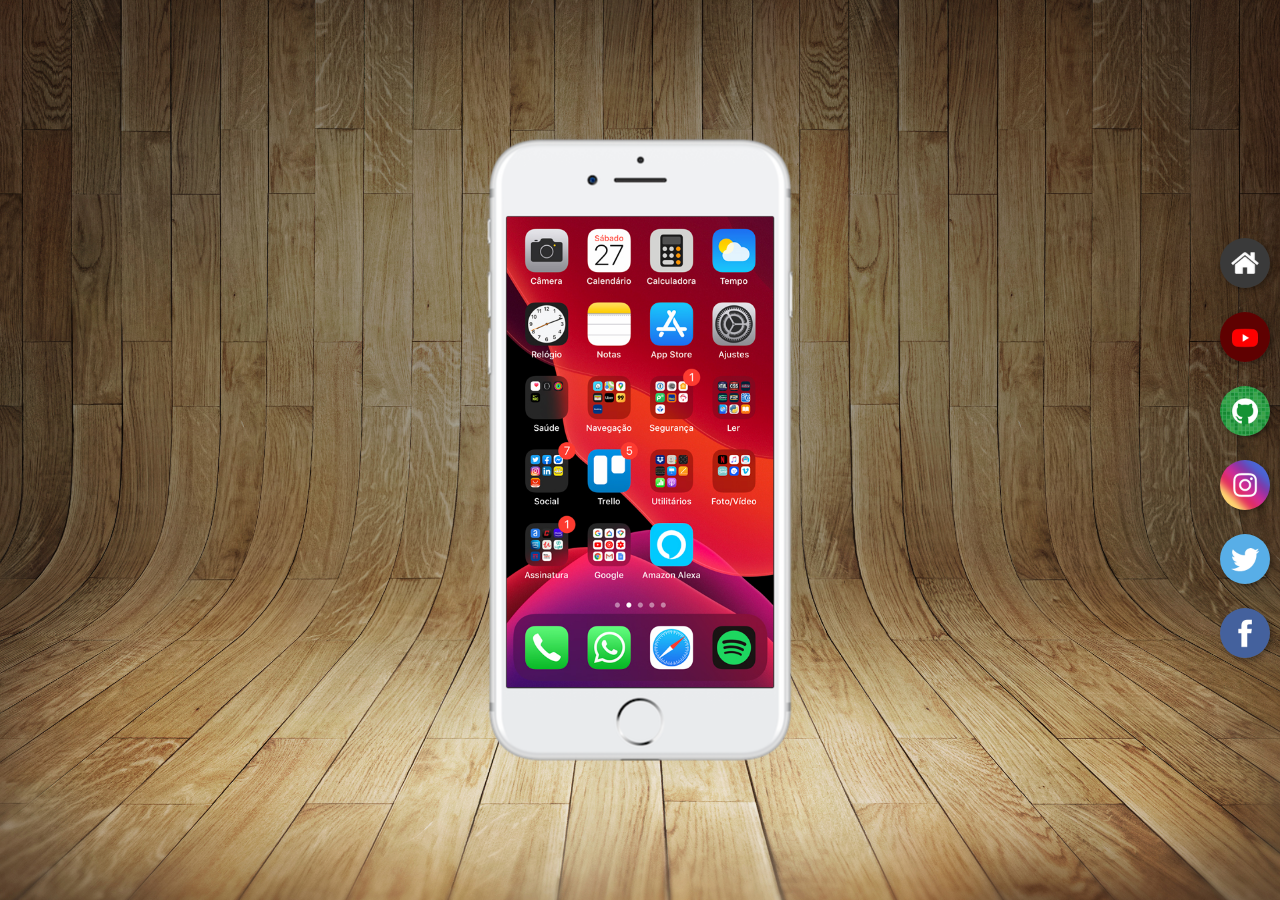
<file: index.html>
<!DOCTYPE html>
<html lang="pt">
<head>
    <meta charset="UTF-8">
    <meta name="viewport" content="width=device-width, initial-scale=1.0">
    <title>Projeto Redes Sociais</title>
    <link rel="shortcut icon" href="favicon.ico" type="image/x-icon">
    <link rel="stylesheet" href="styles/style.css">
</head>
<body>
    <main>
        <section id="telefone">
            <iframe src="home.html" name="tela" id="tela" frameborder="0">
                Nao é possivel visualizar, o seu browser nao é compativel.
            </iframe>
        </section>
        <section id="redes-sociais">
            <a href="home.html" target="tela"><img src="imagens/logo-home.jpg" alt="Home"></a><br>
            <a href="youtube.html" target="tela"><img src="imagens/logo-youtube.jpg" alt="Youtube"></a><br>
            <a href="github.html" target="tela"><img src="imagens/logo-github.jpg" alt="GitHub"></a><br>
            <a href="instagram.html" target="tela"><img src="imagens/logo-instagram.jpg" alt="Instagram"></a><br>
            <a href="twitter.html" target="tela"><img src="imagens/logo-twitter.jpg" alt="Twitter"></a><br>
            <a href="facebook.html" target="tela"><img src="imagens/logo-facebook.jpg" alt="Facebook"></a>
        </section>
    </main>

</body>
</html>
</file>
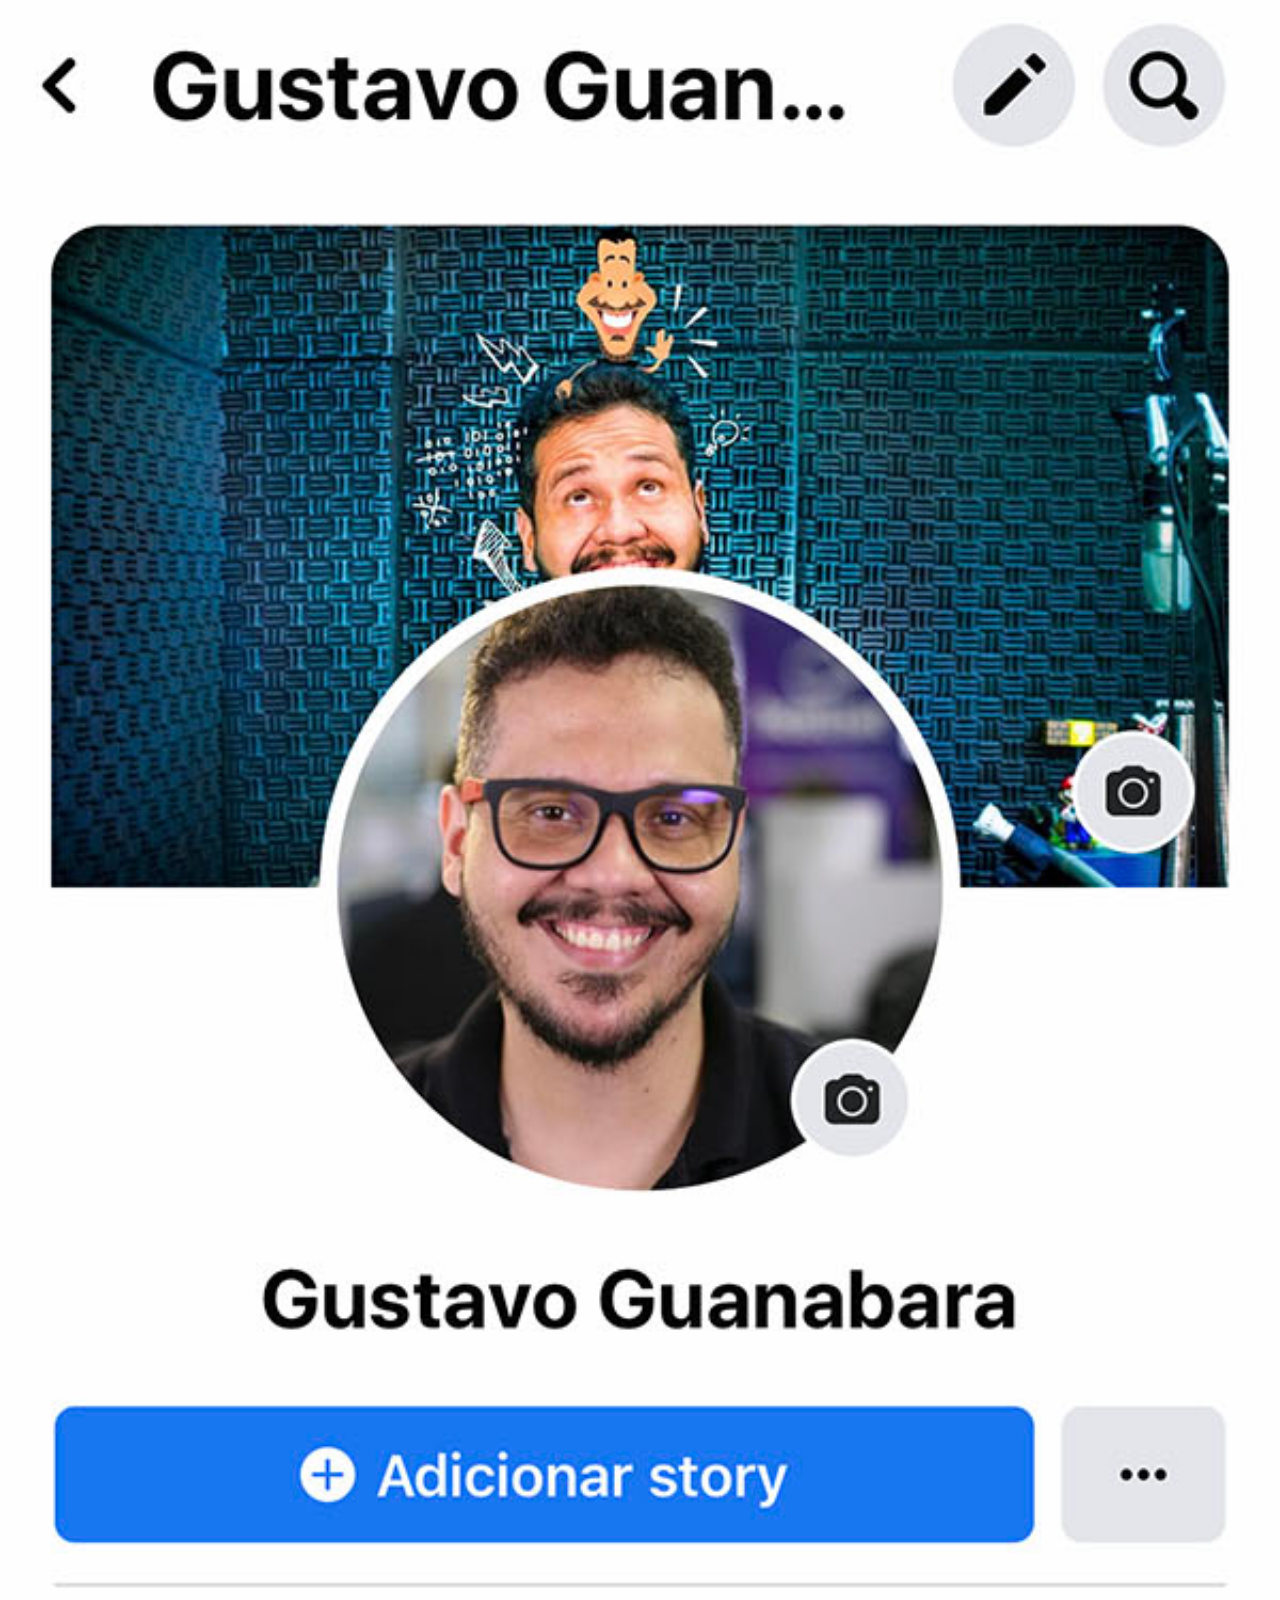
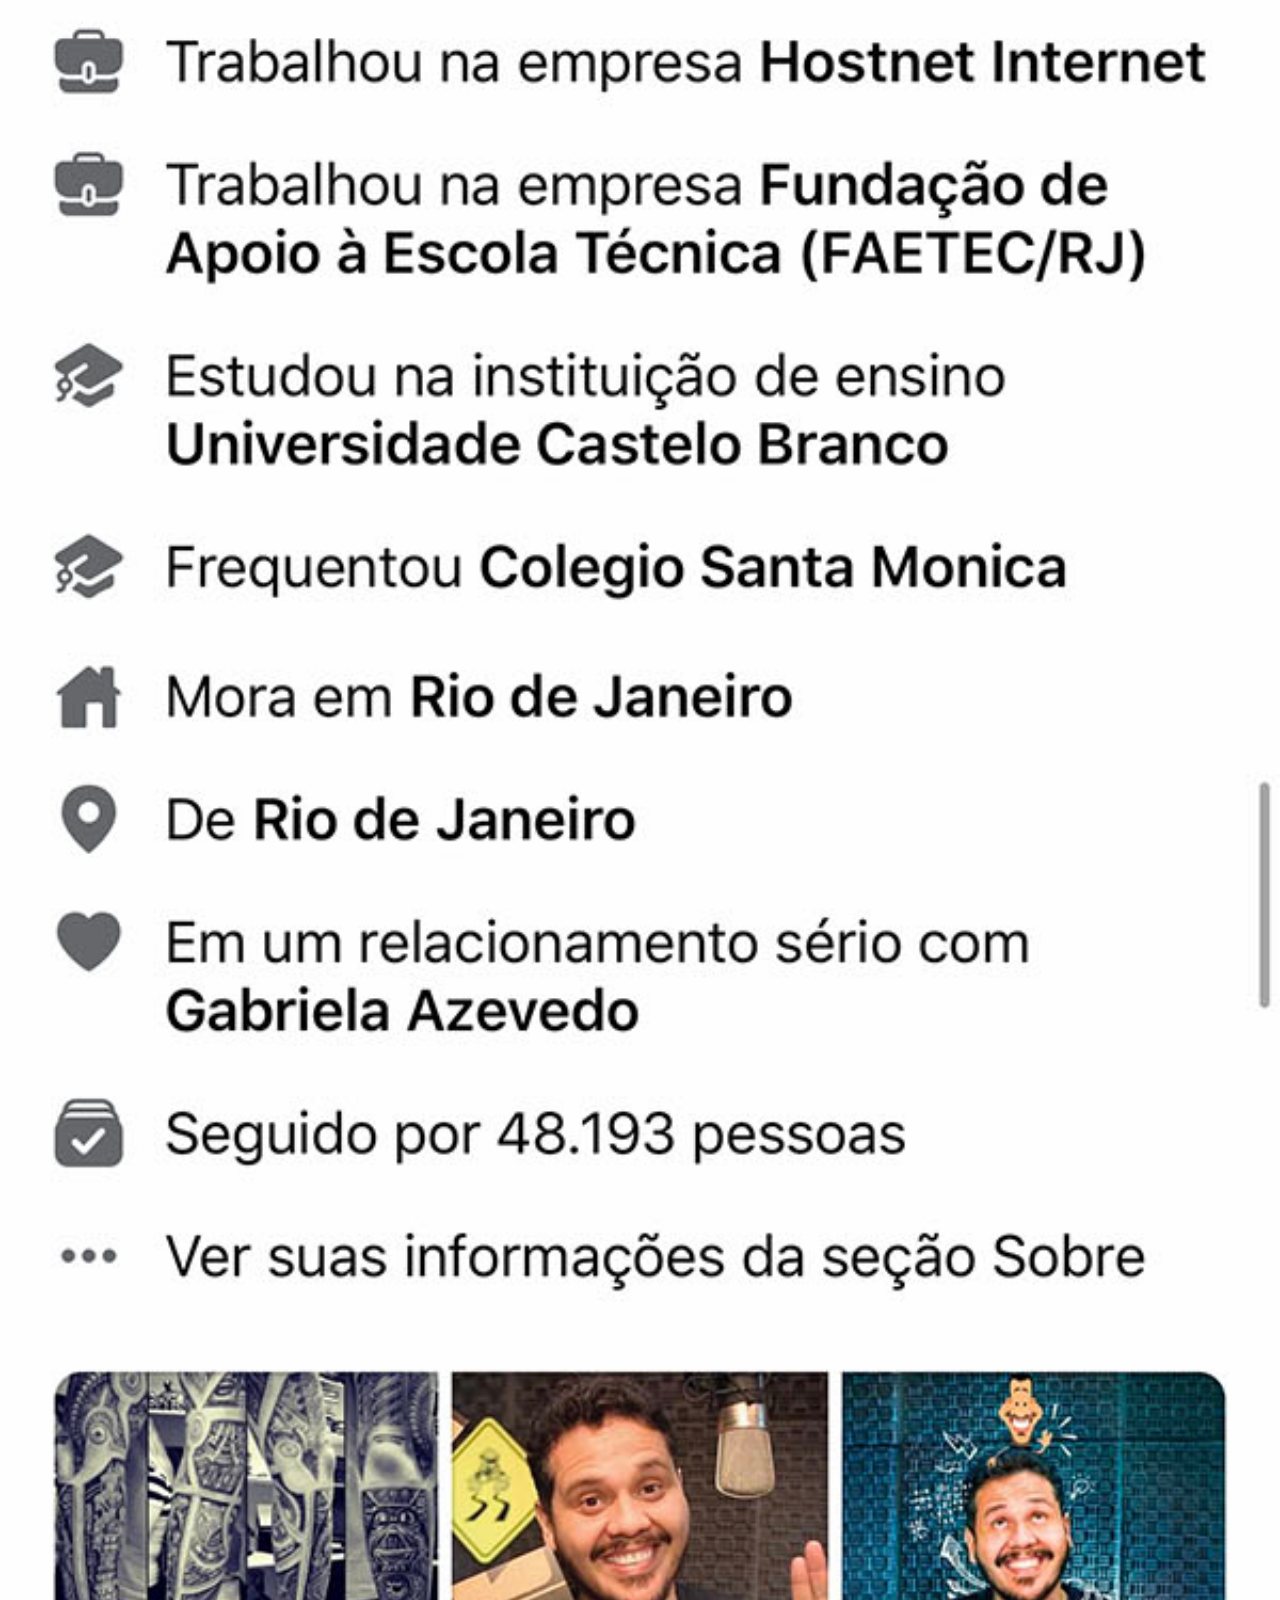
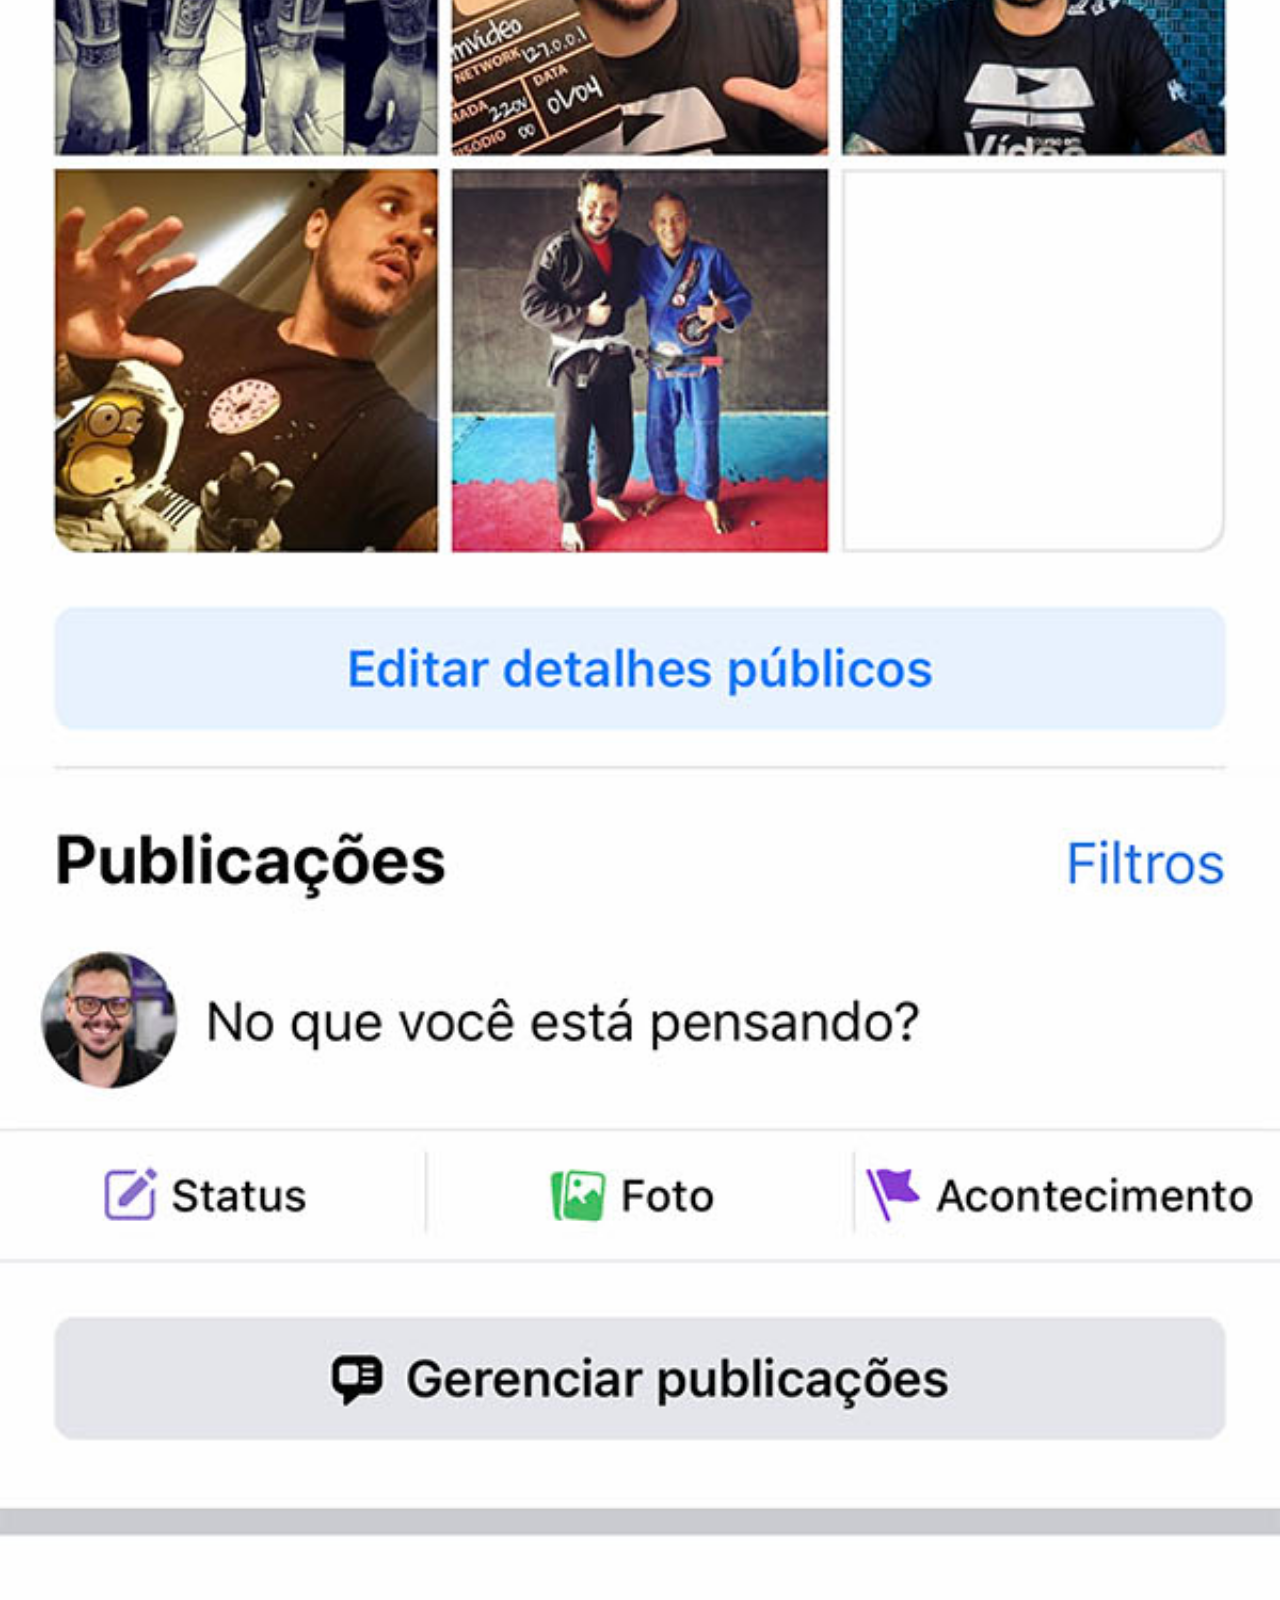
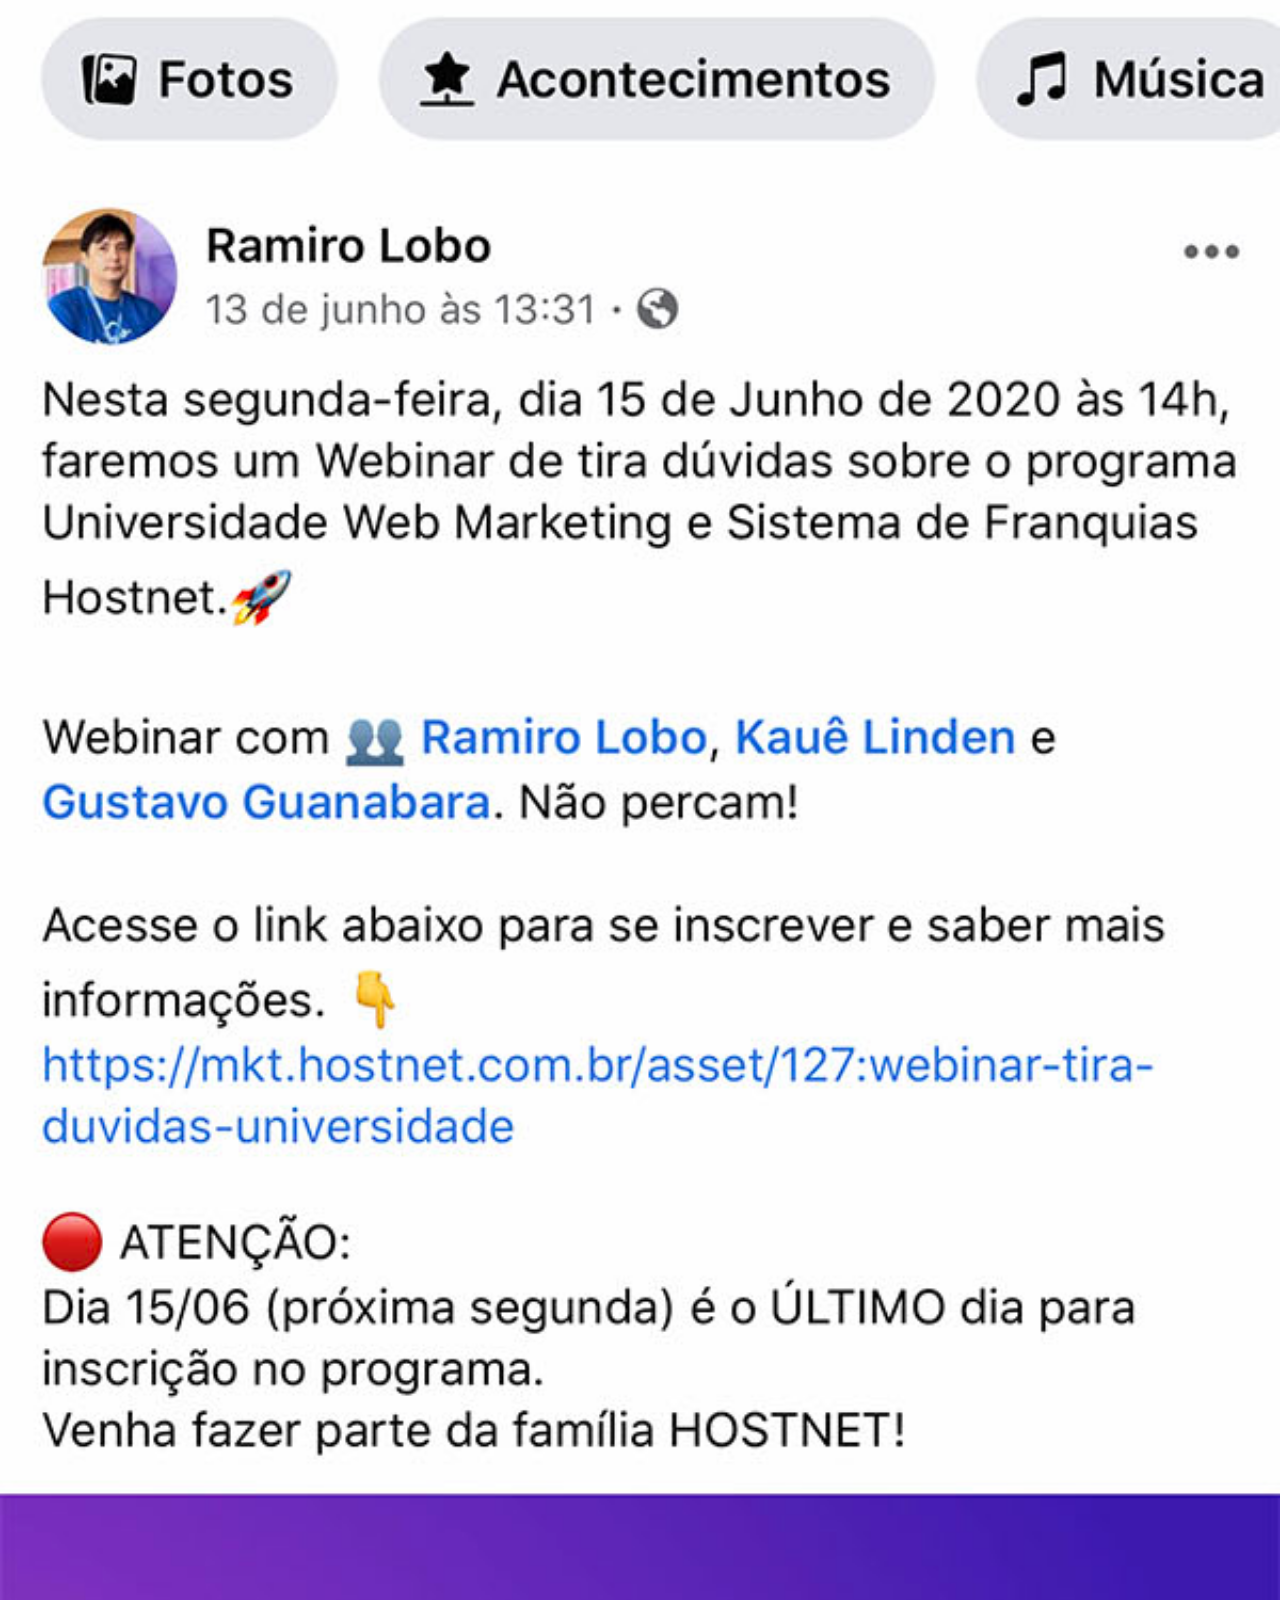
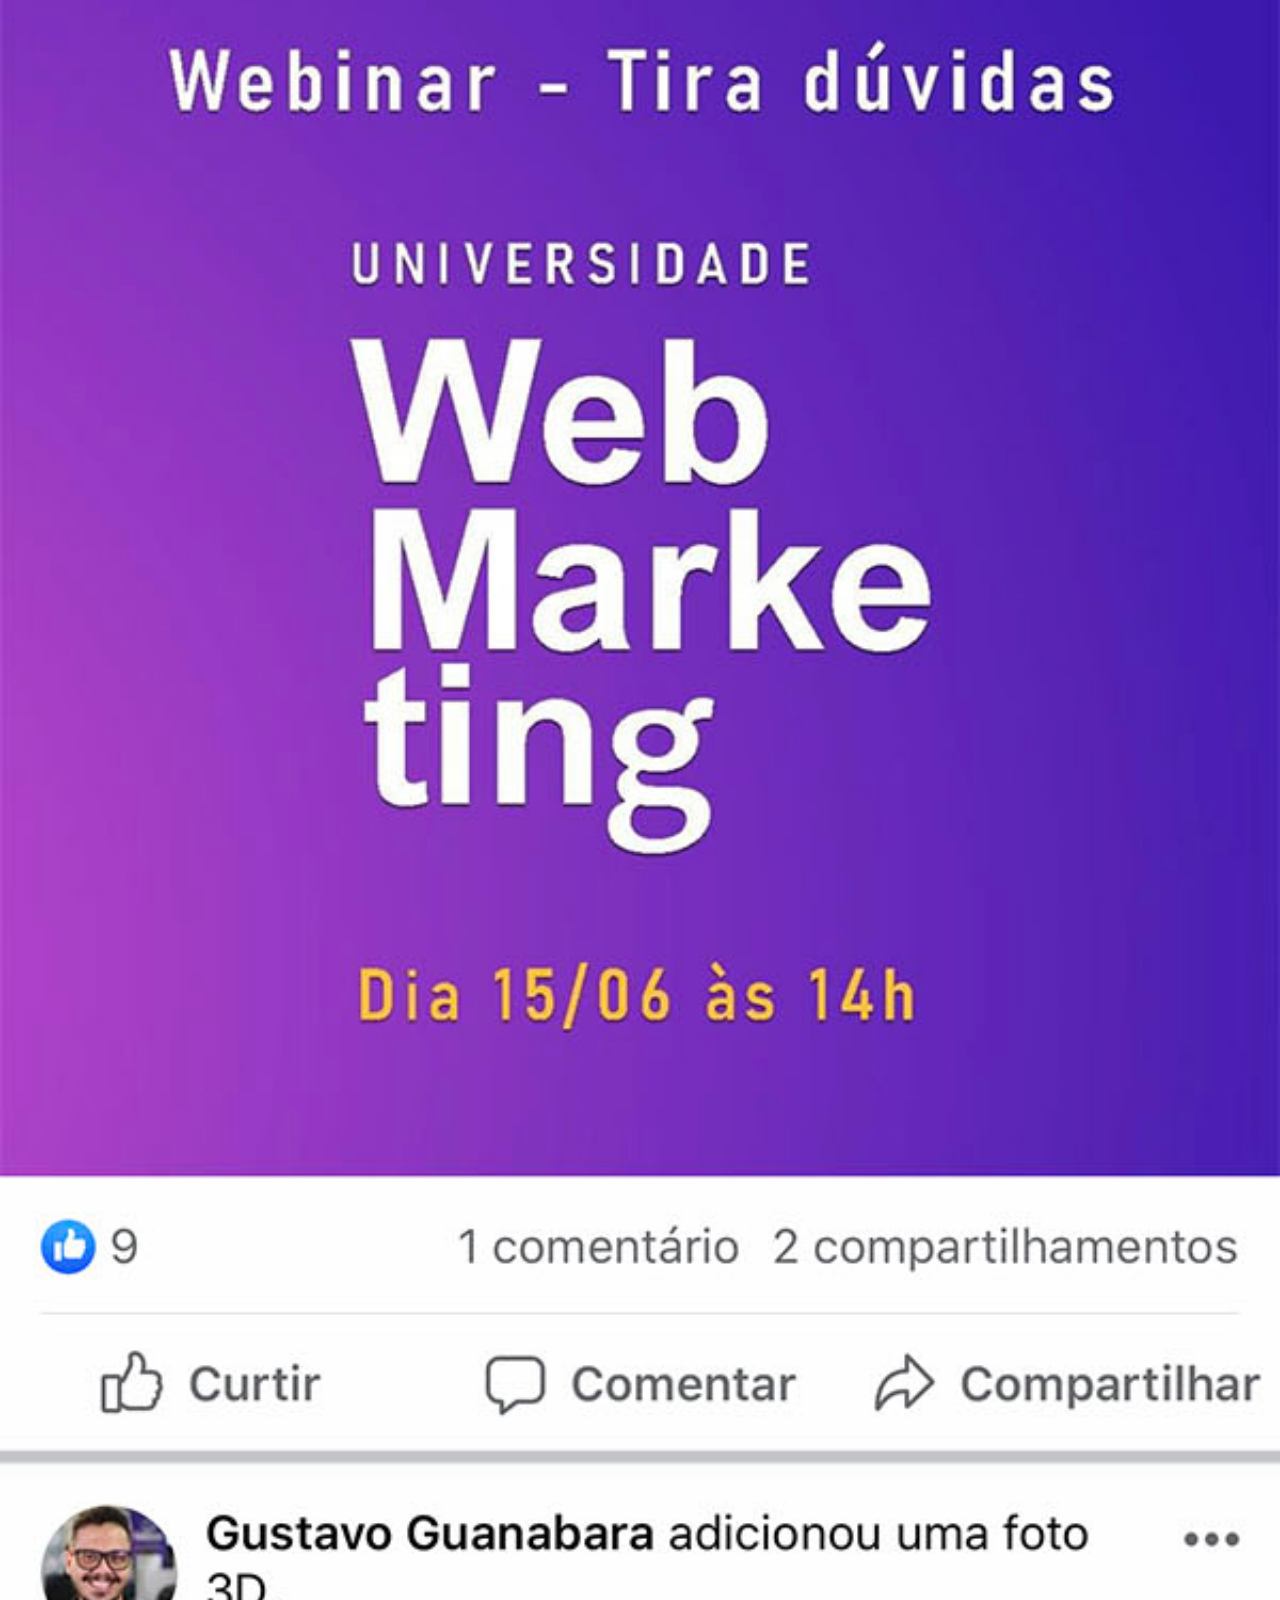
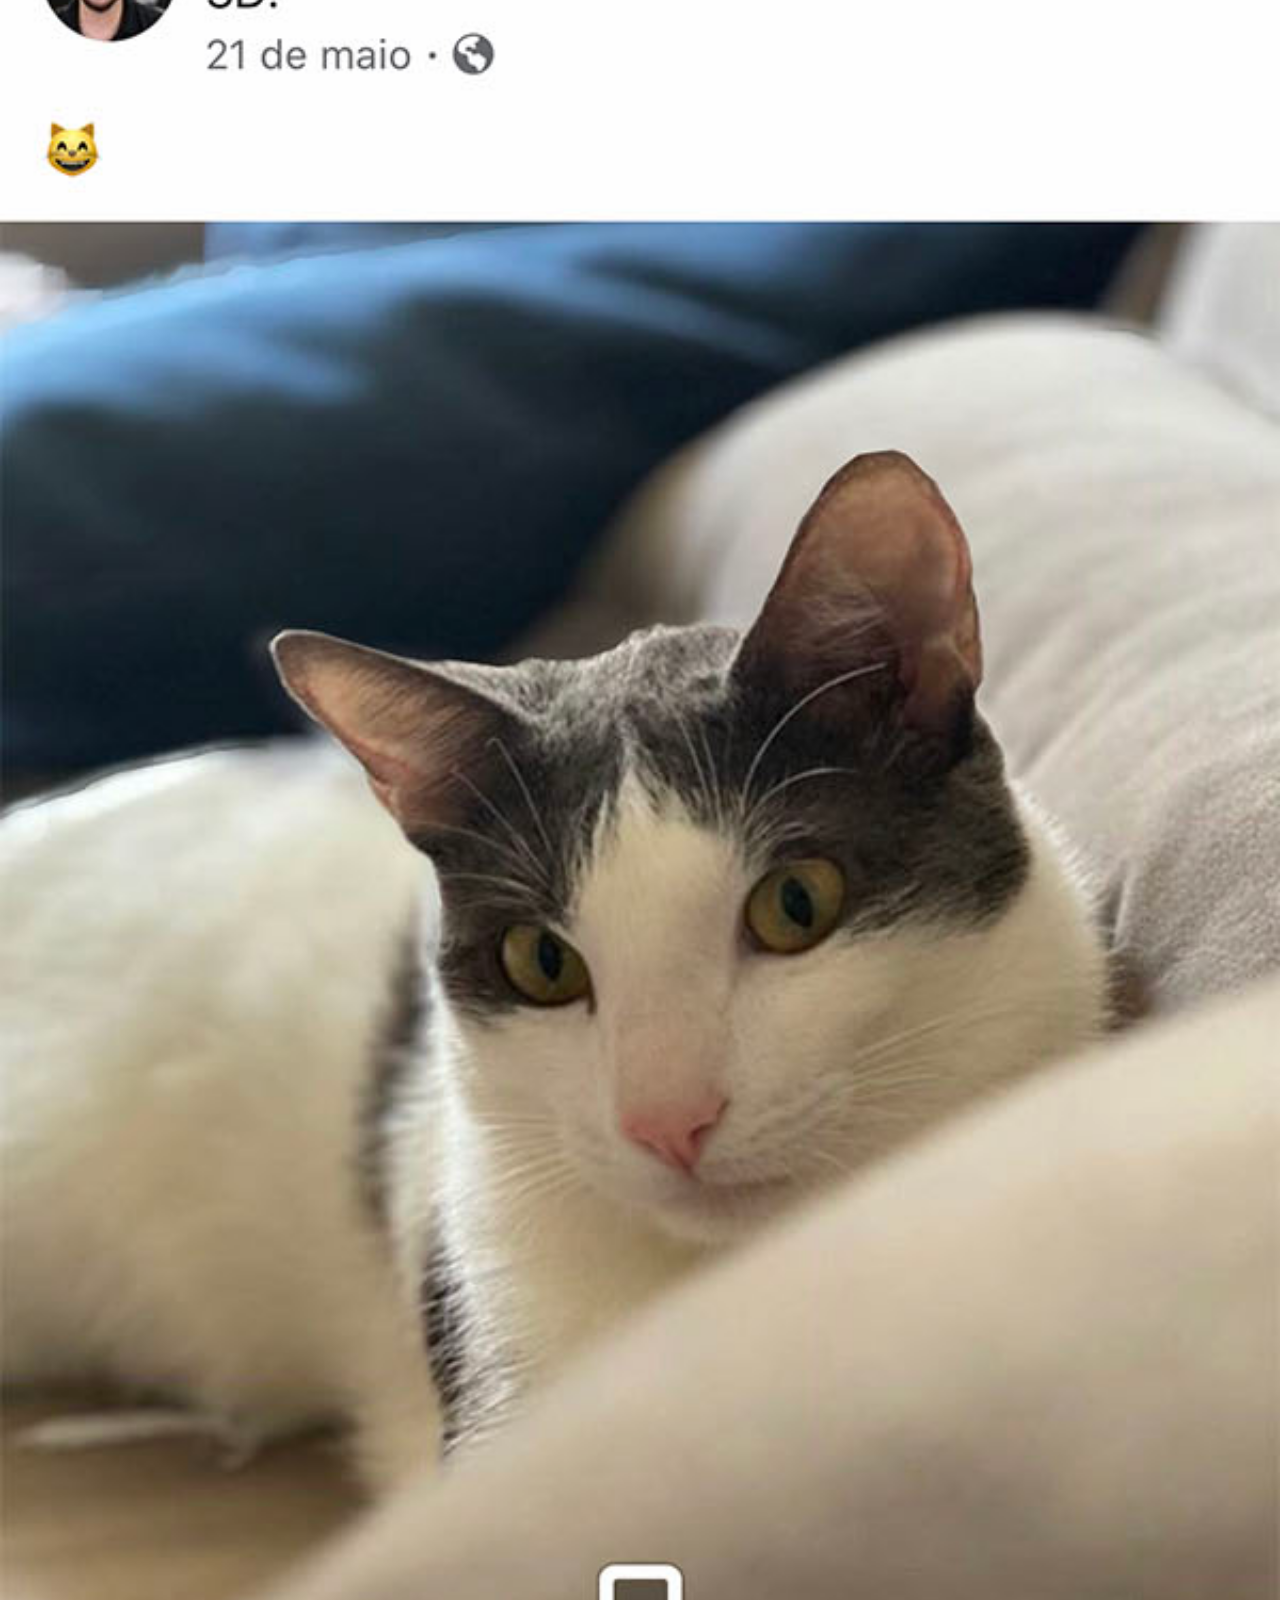
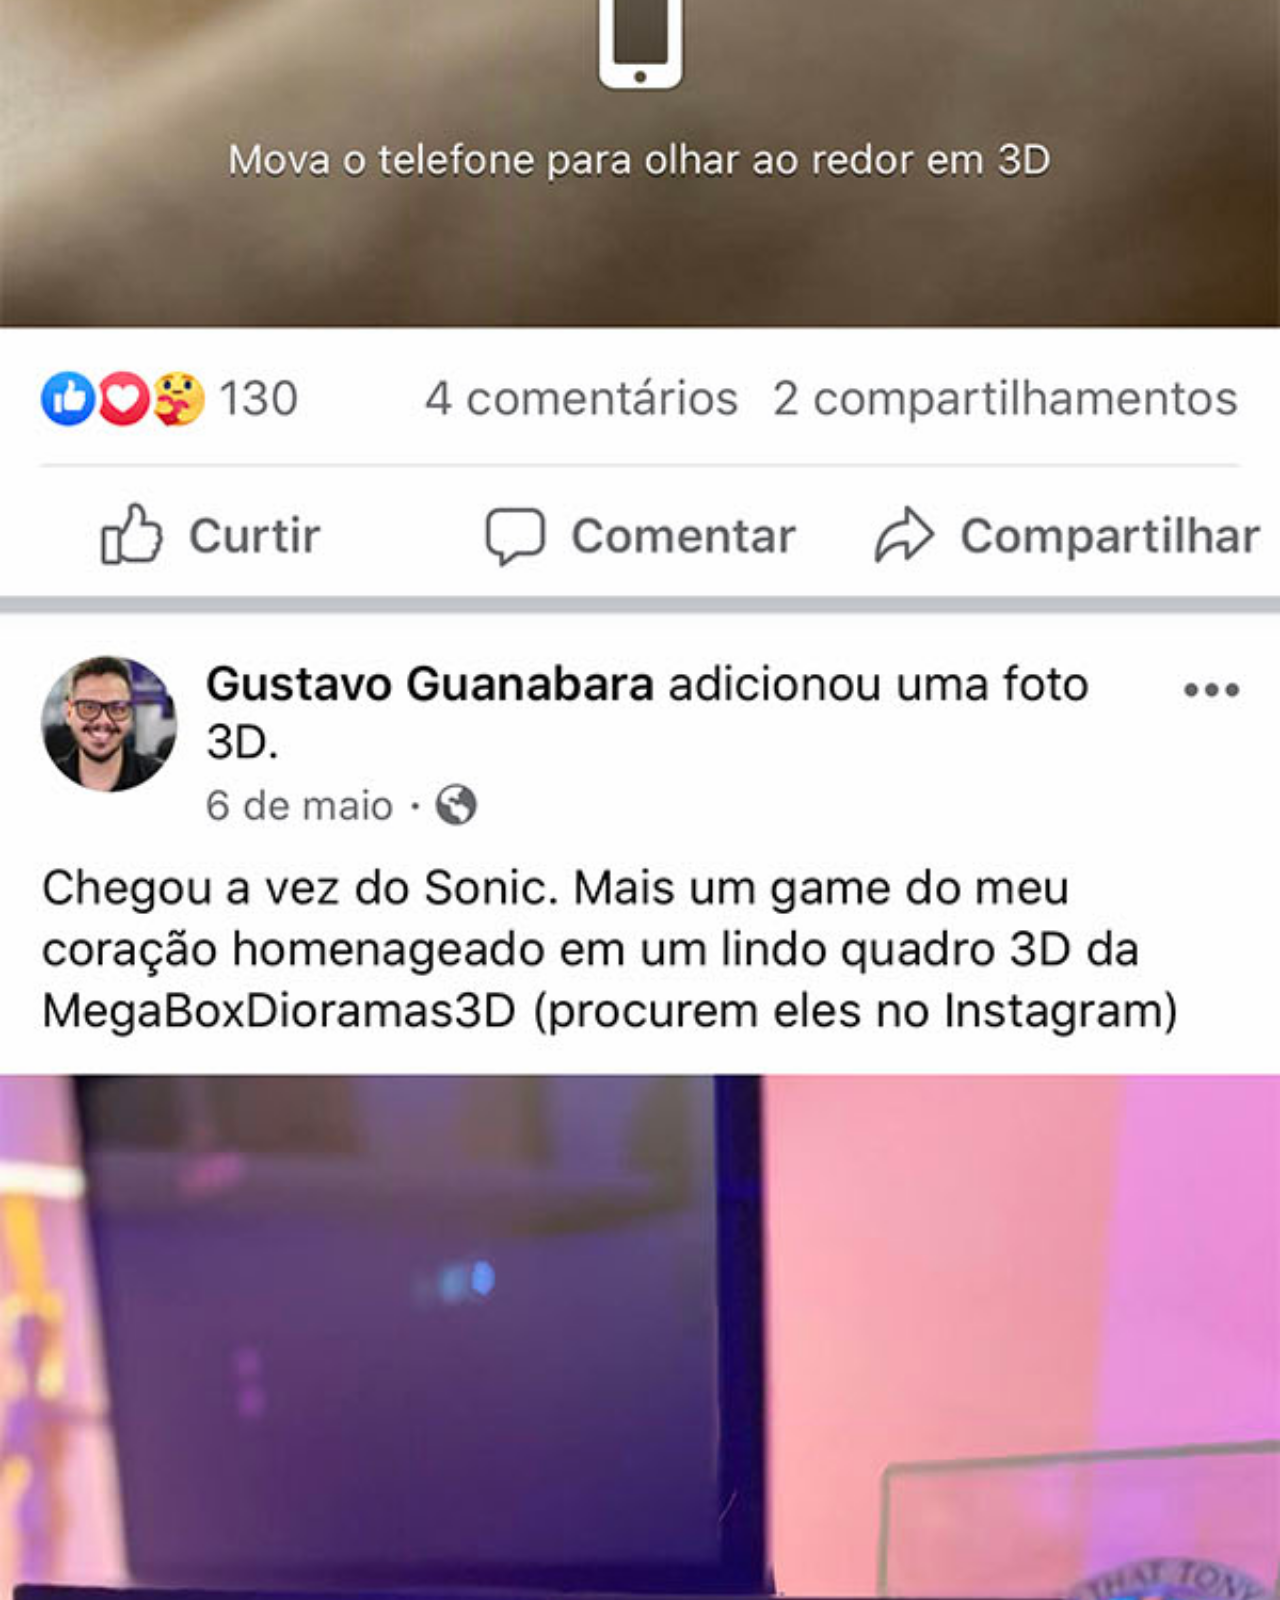
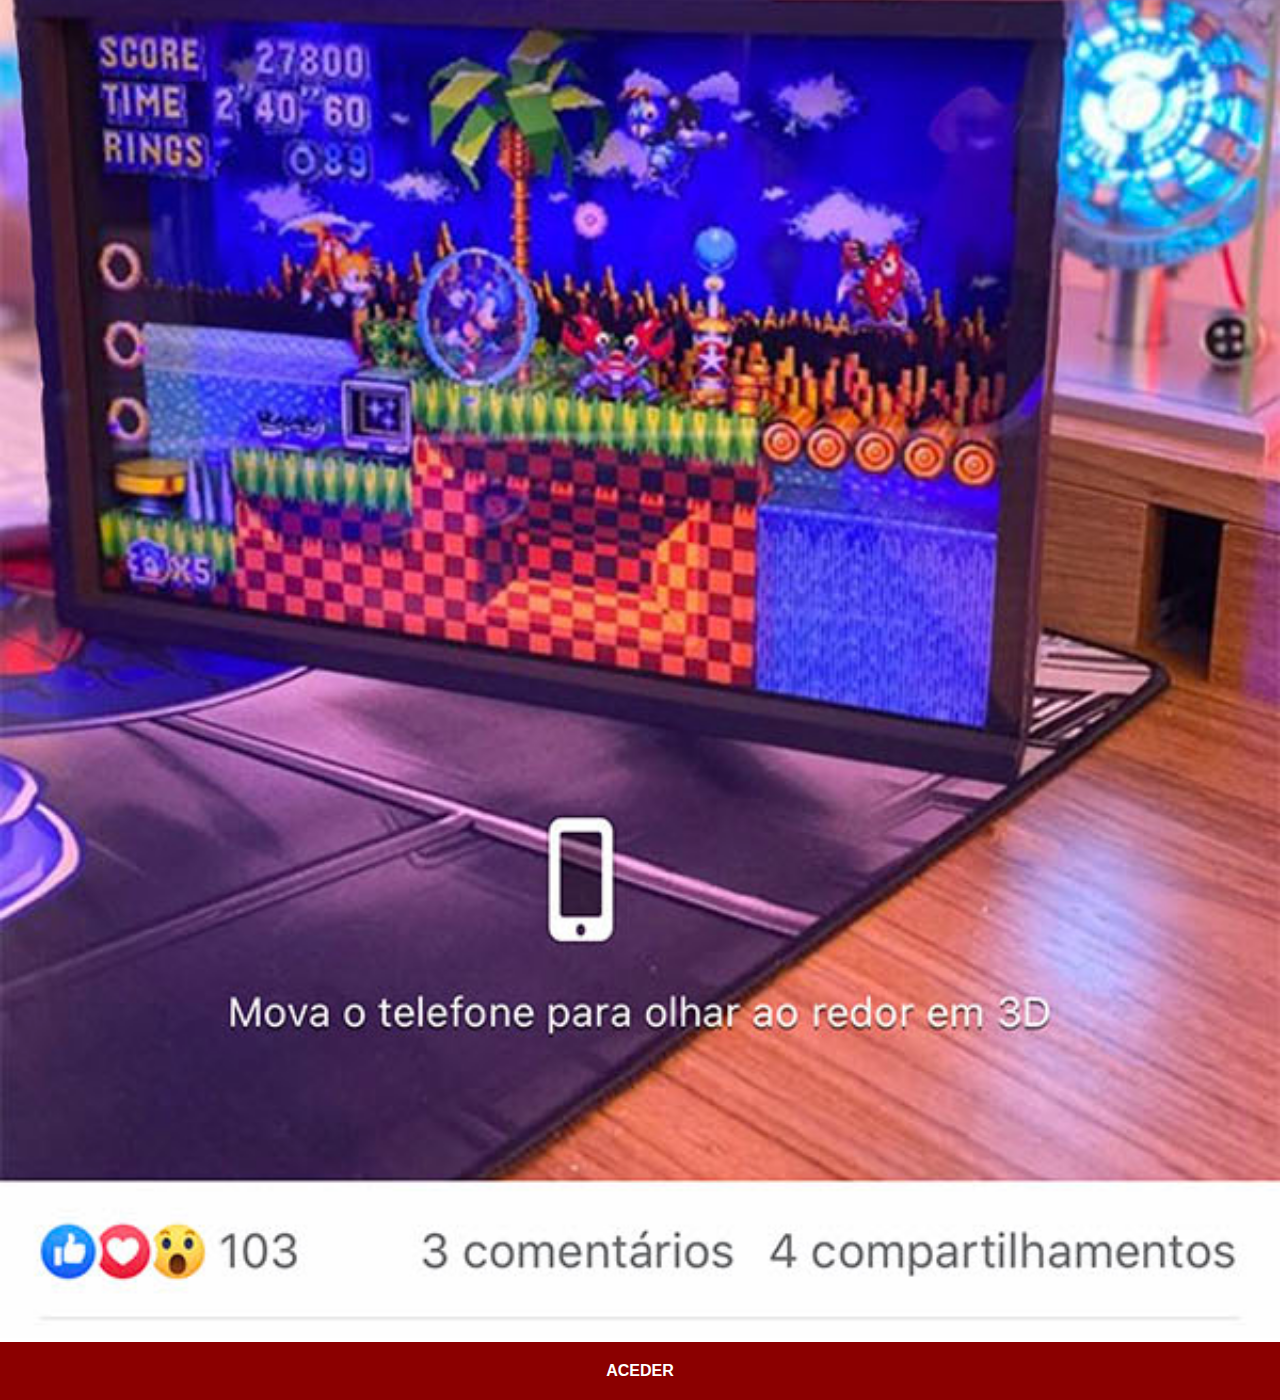
<file: facebook.html>
<!DOCTYPE html>
<html lang="pt">
<head>
    <meta charset="UTF-8">
    <meta name="viewport" content="width=device-width, initial-scale=1.0">
    <title>Facebook</title>
    <link rel="stylesheet" href="styles/style_botoes.css">
</head>
<body>
    <img src="imagens/tela-facebook.jpg" alt="Facebook">
    <a href="https://www.facebook.com/CursosEmVideo/?locale=pt_BR" target="_blank">ACEDER</a>
    
</body>
</html>
</file>
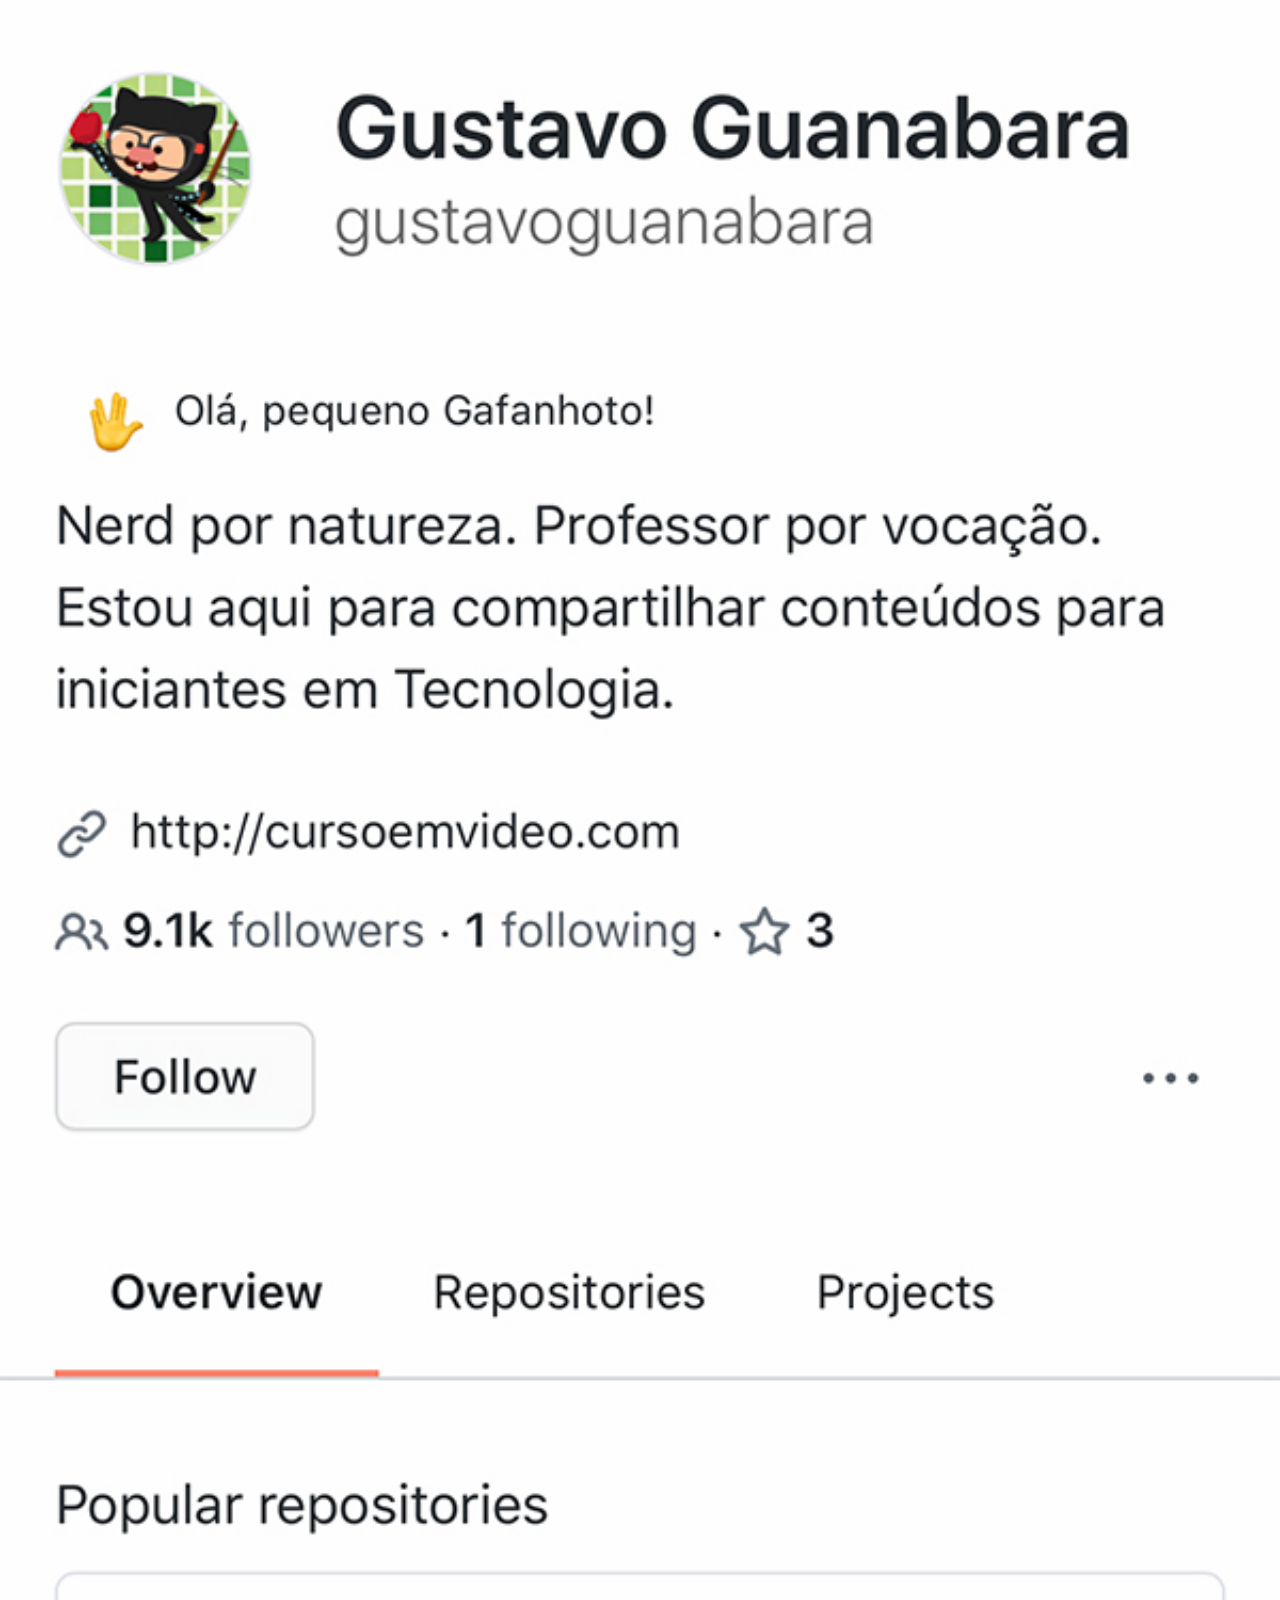
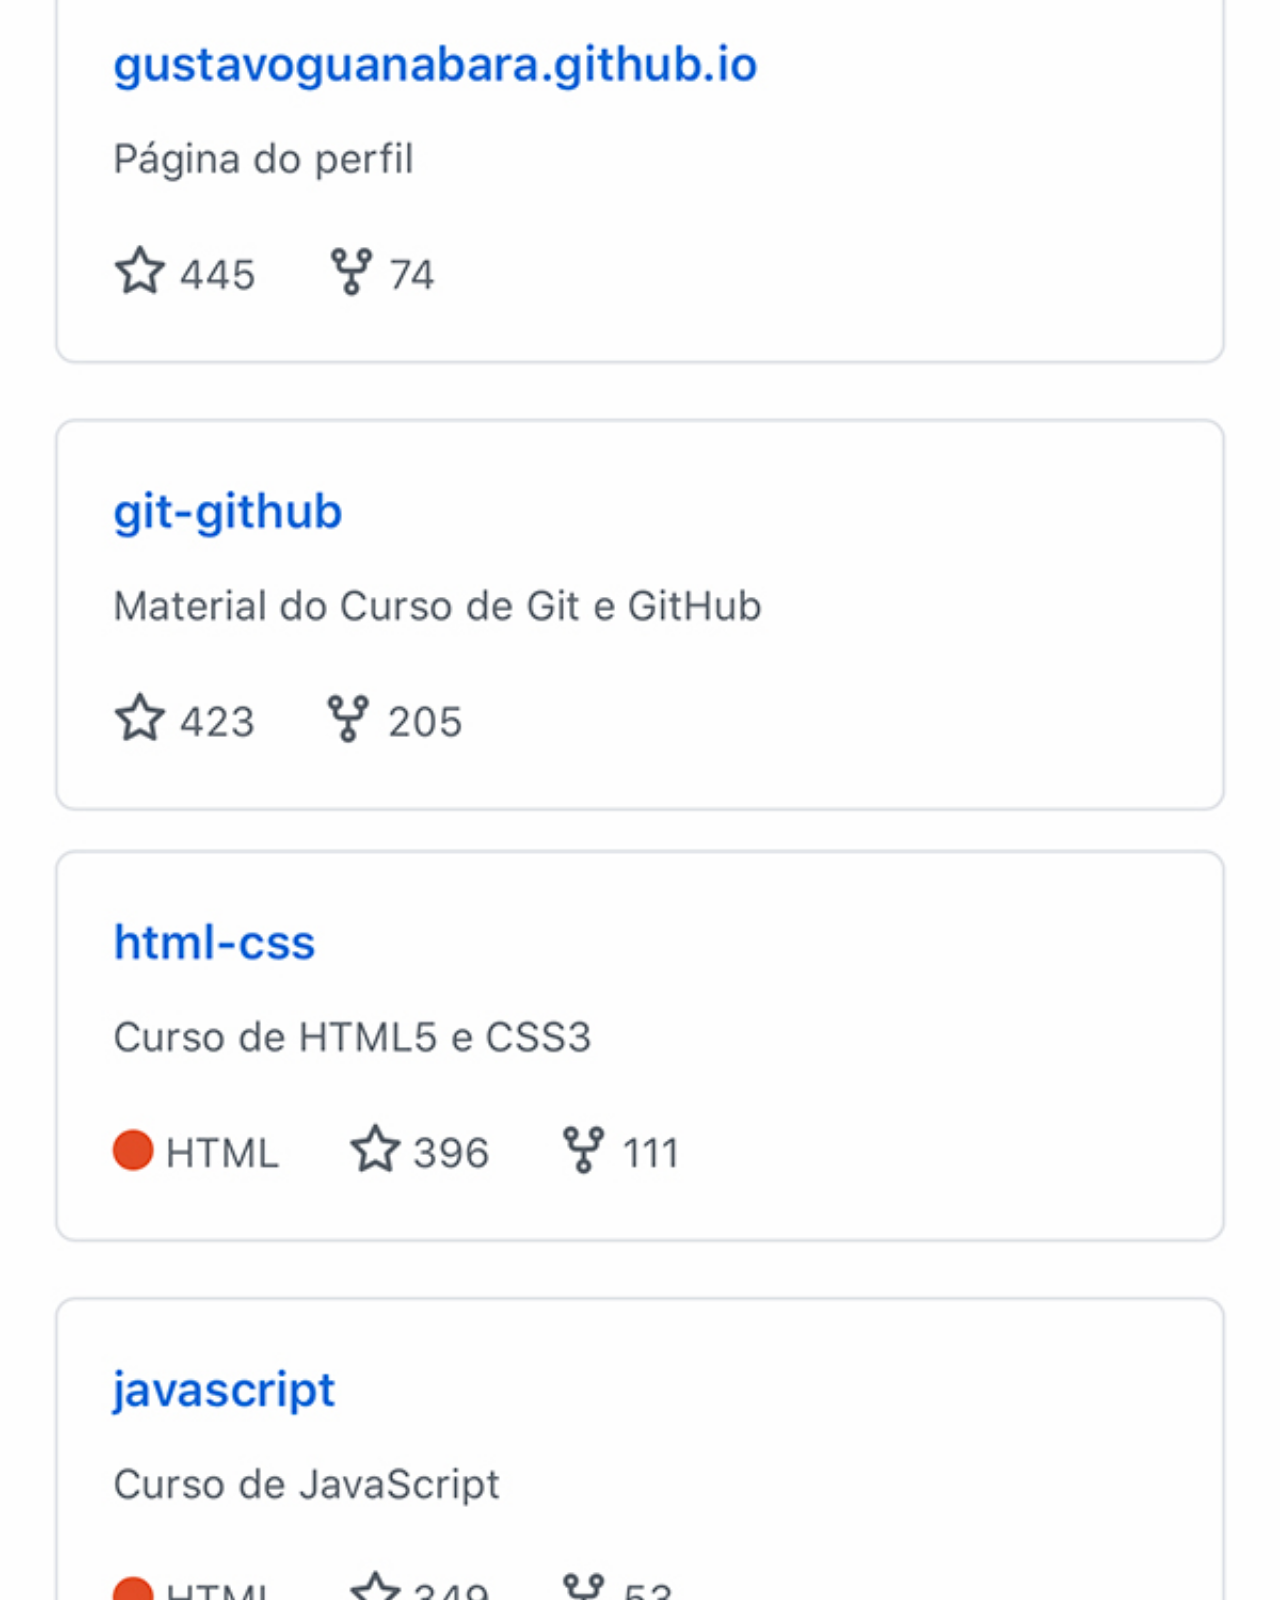
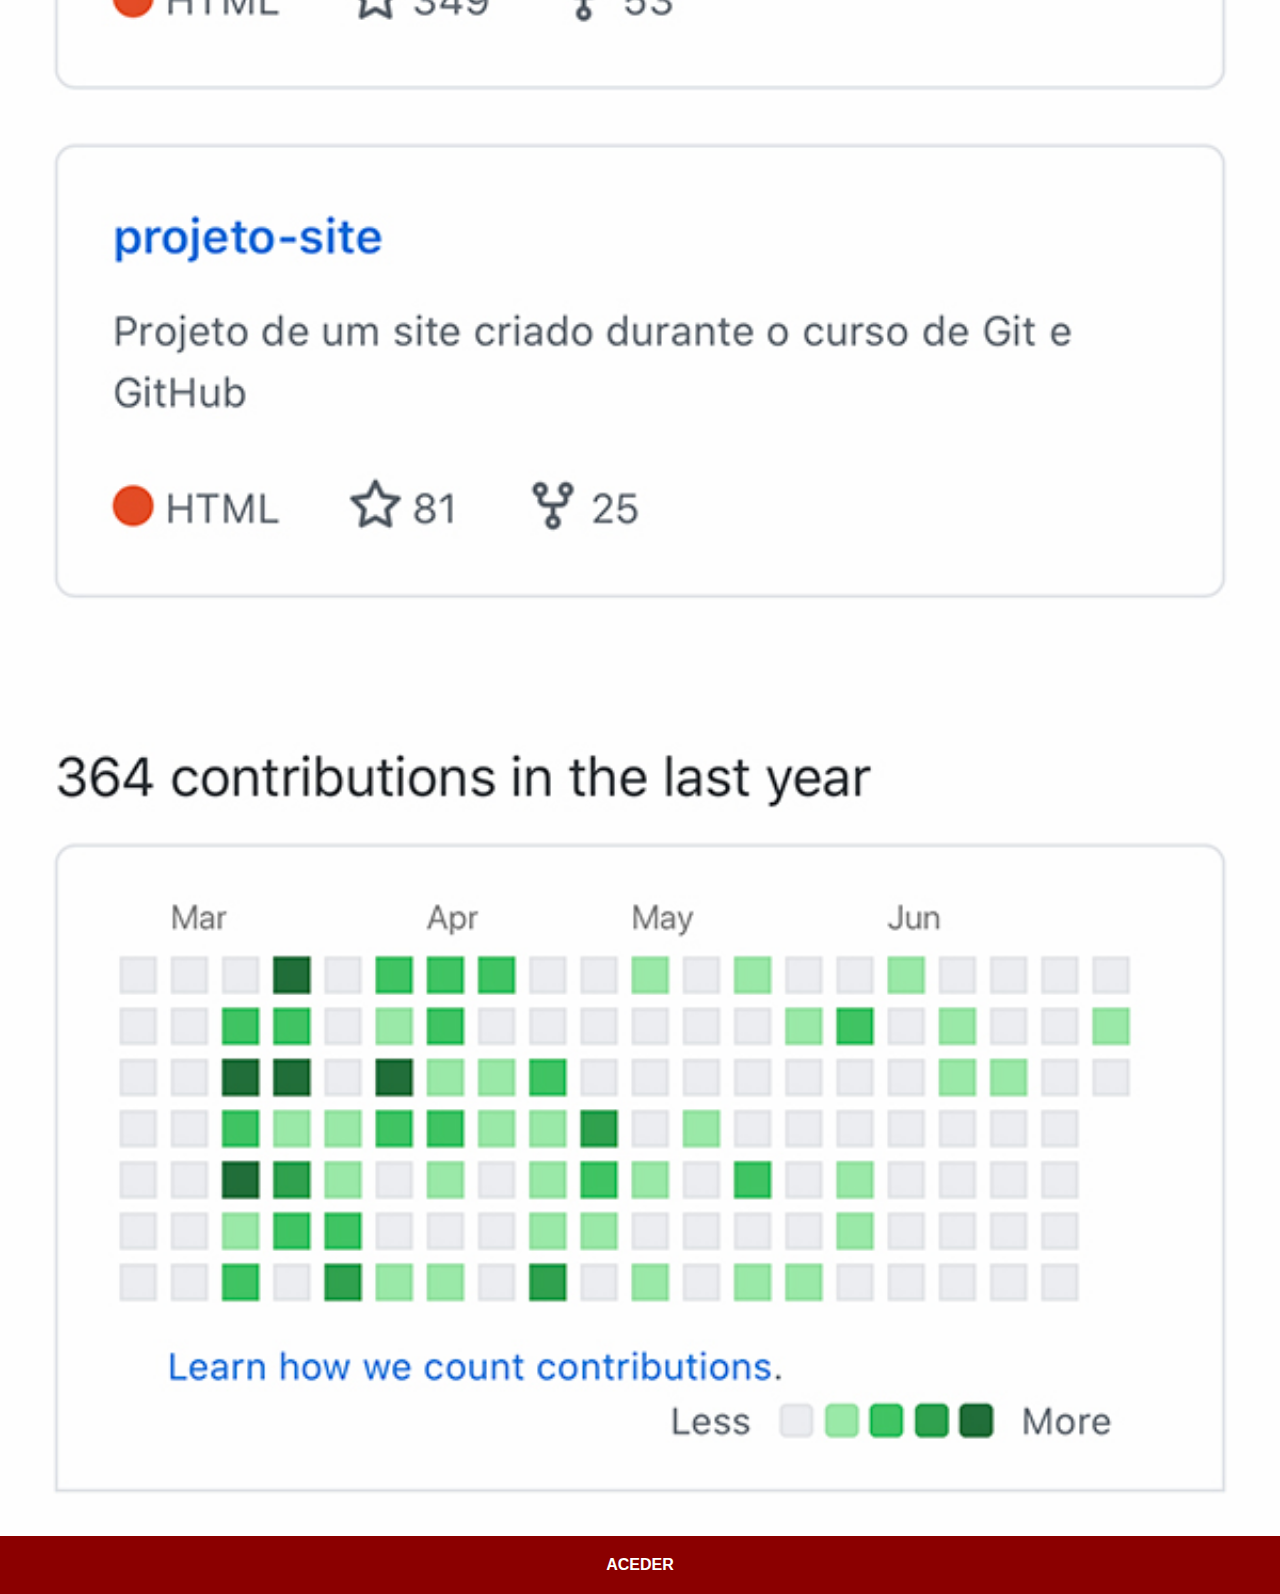
<file: github.html>
<!DOCTYPE html>
<html lang="pt">
<head>
    <meta charset="UTF-8">
    <meta name="viewport" content="width=device-width, initial-scale=1.0">
    <title>GitHub</title>
    <link rel="stylesheet" href="styles/style_botoes.css">
</head>
<body>
    <img src="imagens/tela-github.jpg" alt="GitHub">
    <a href="https://github.com/gustavoguanabara" target="_blank">ACEDER</a>

    
</body>
</html>
</file>
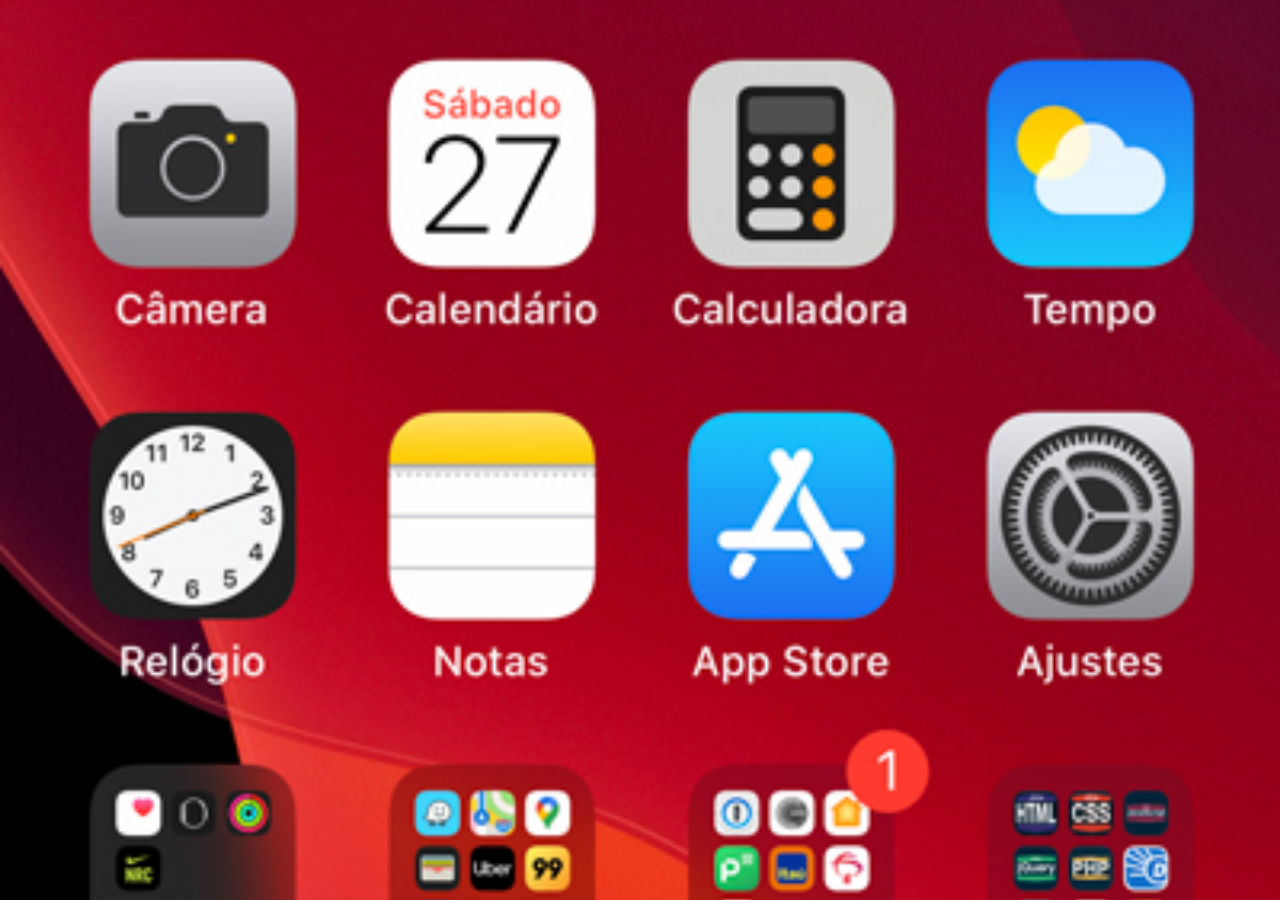
<file: home.html>
<!DOCTYPE html>
<html lang="pt">
<head>
    <meta charset="UTF-8">
    <meta name="viewport" content="width=device-width, initial-scale=1.0">
    <title>Home</title>
    <style>
        * {
            margin: 0px;
            padding: 0px;
        }

        body {
            width: 100vw;
            height: 100vh;
            background-color: black;
            background-image: url(imagens/tela-home.jpg);
            background-repeat: no-repeat;
            background-position: top center;
            background-size: cover;
        }
    </style>
</head>
<body>
    
</body>
</html>
</file>
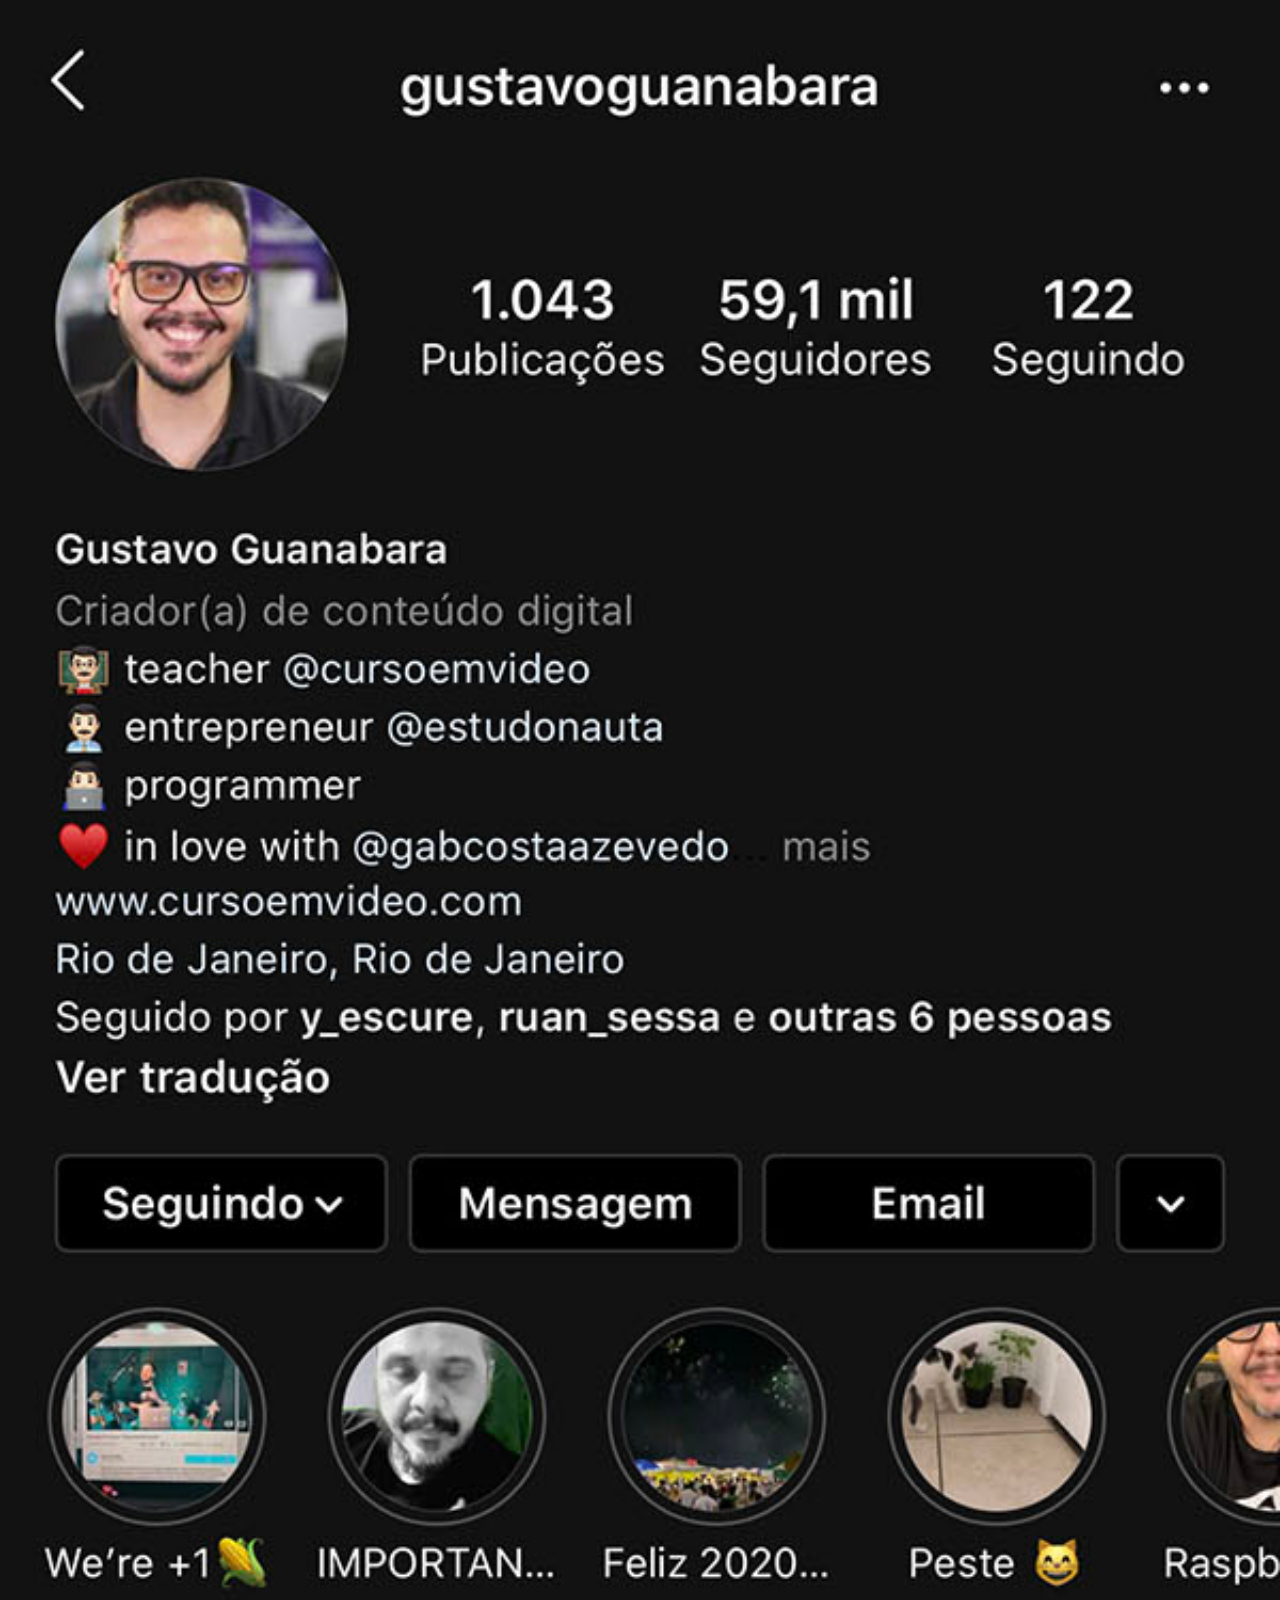
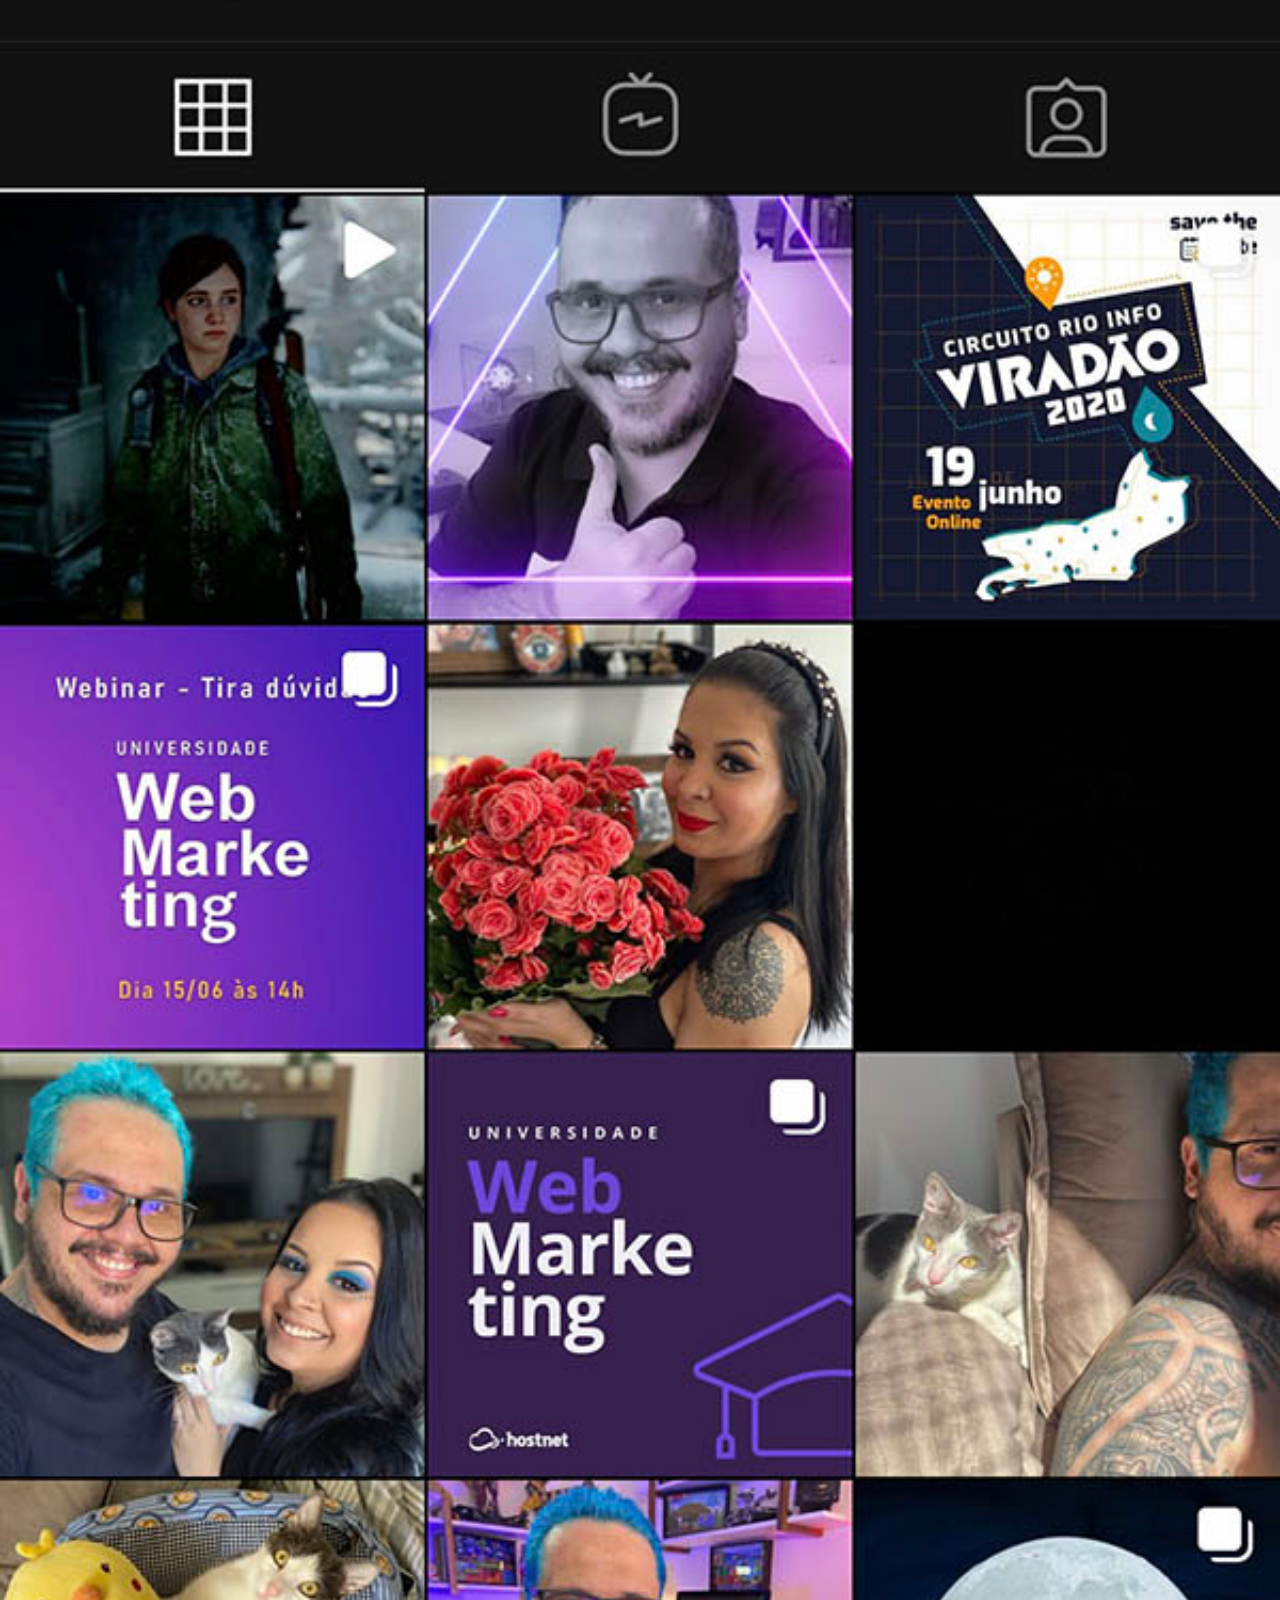
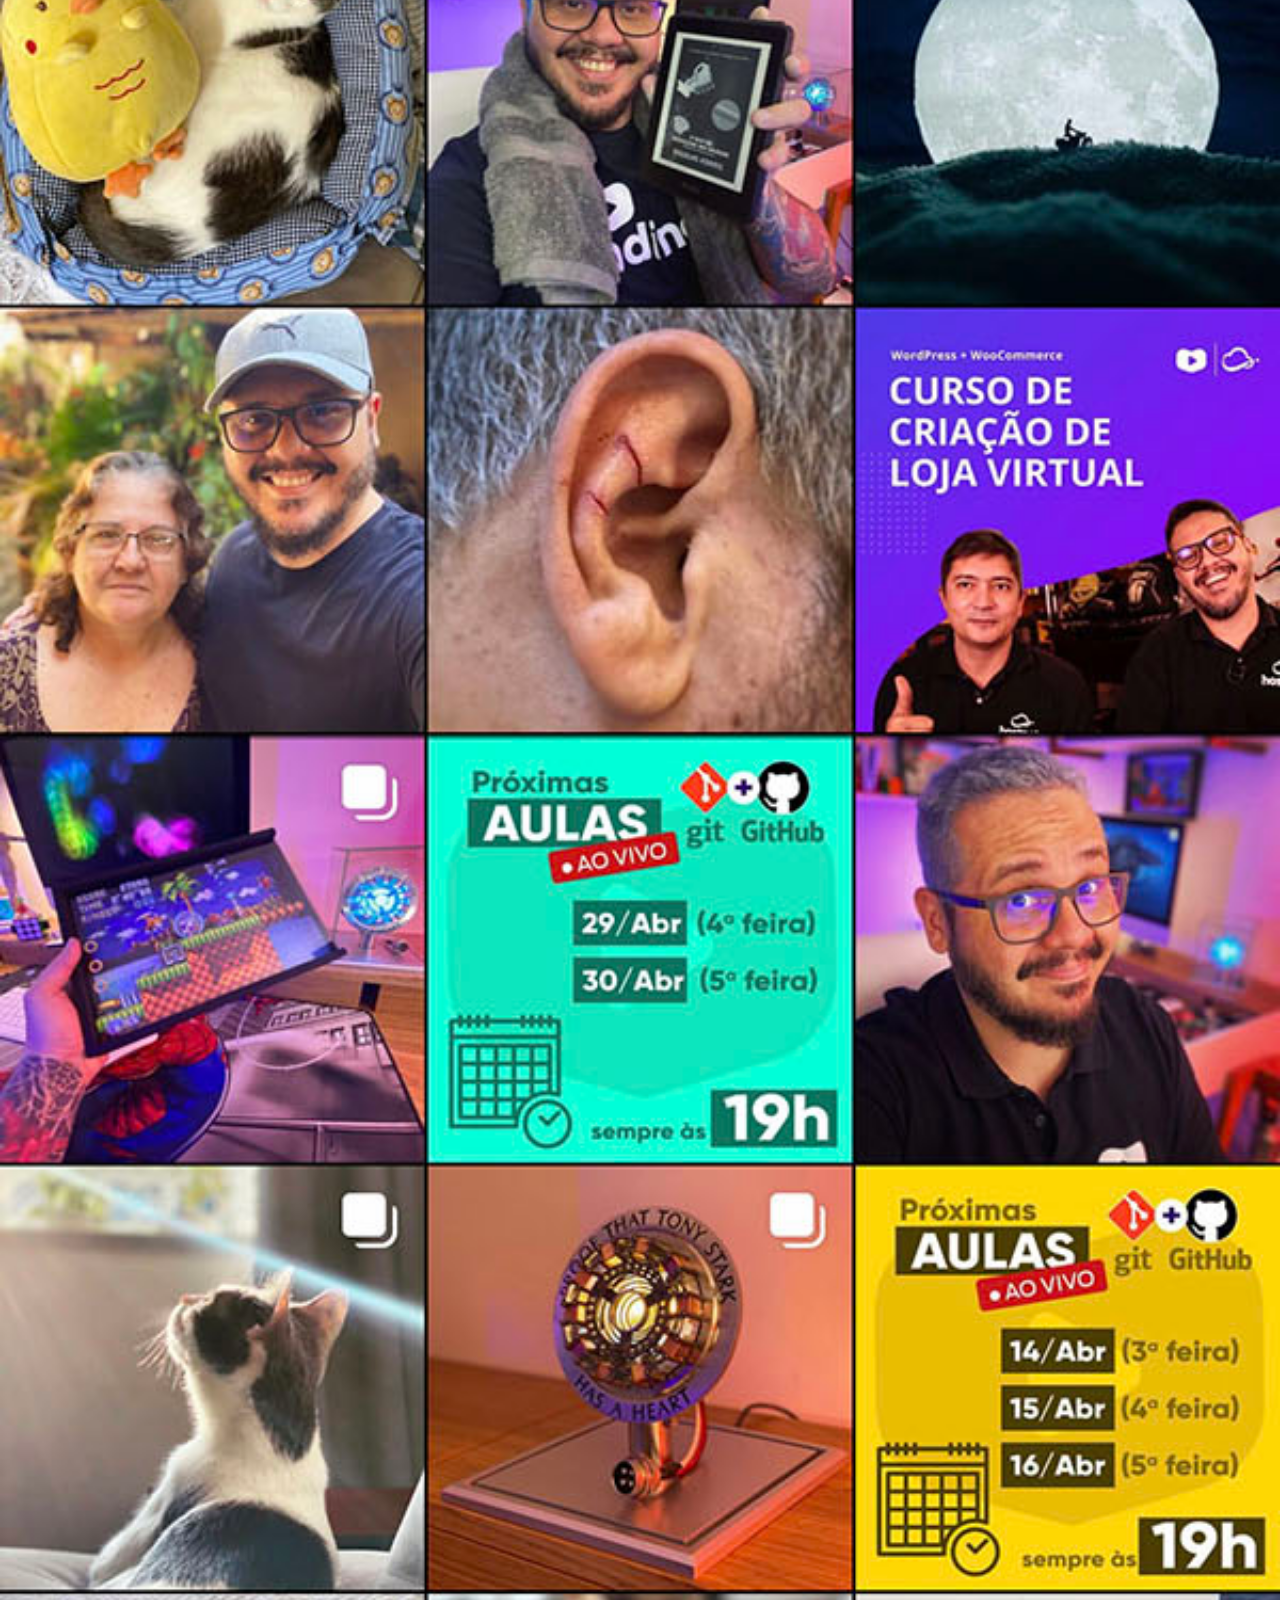
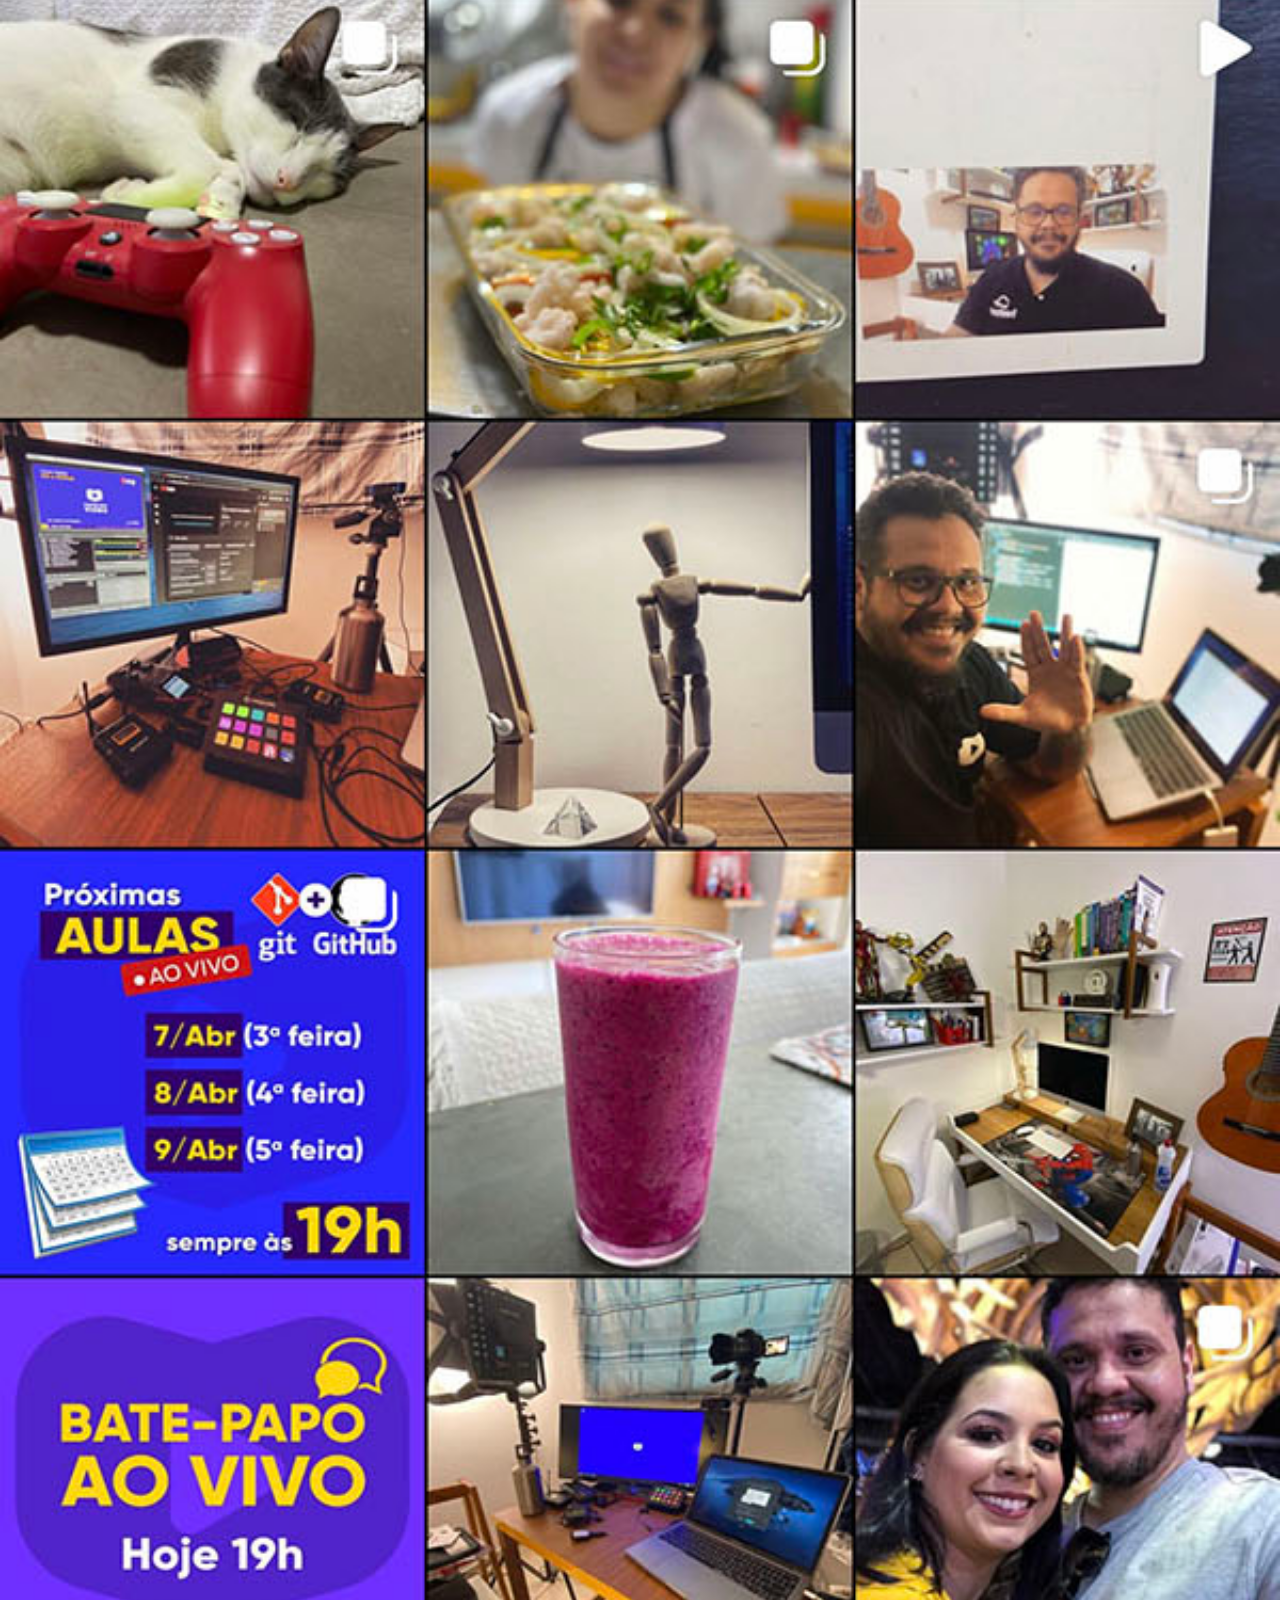
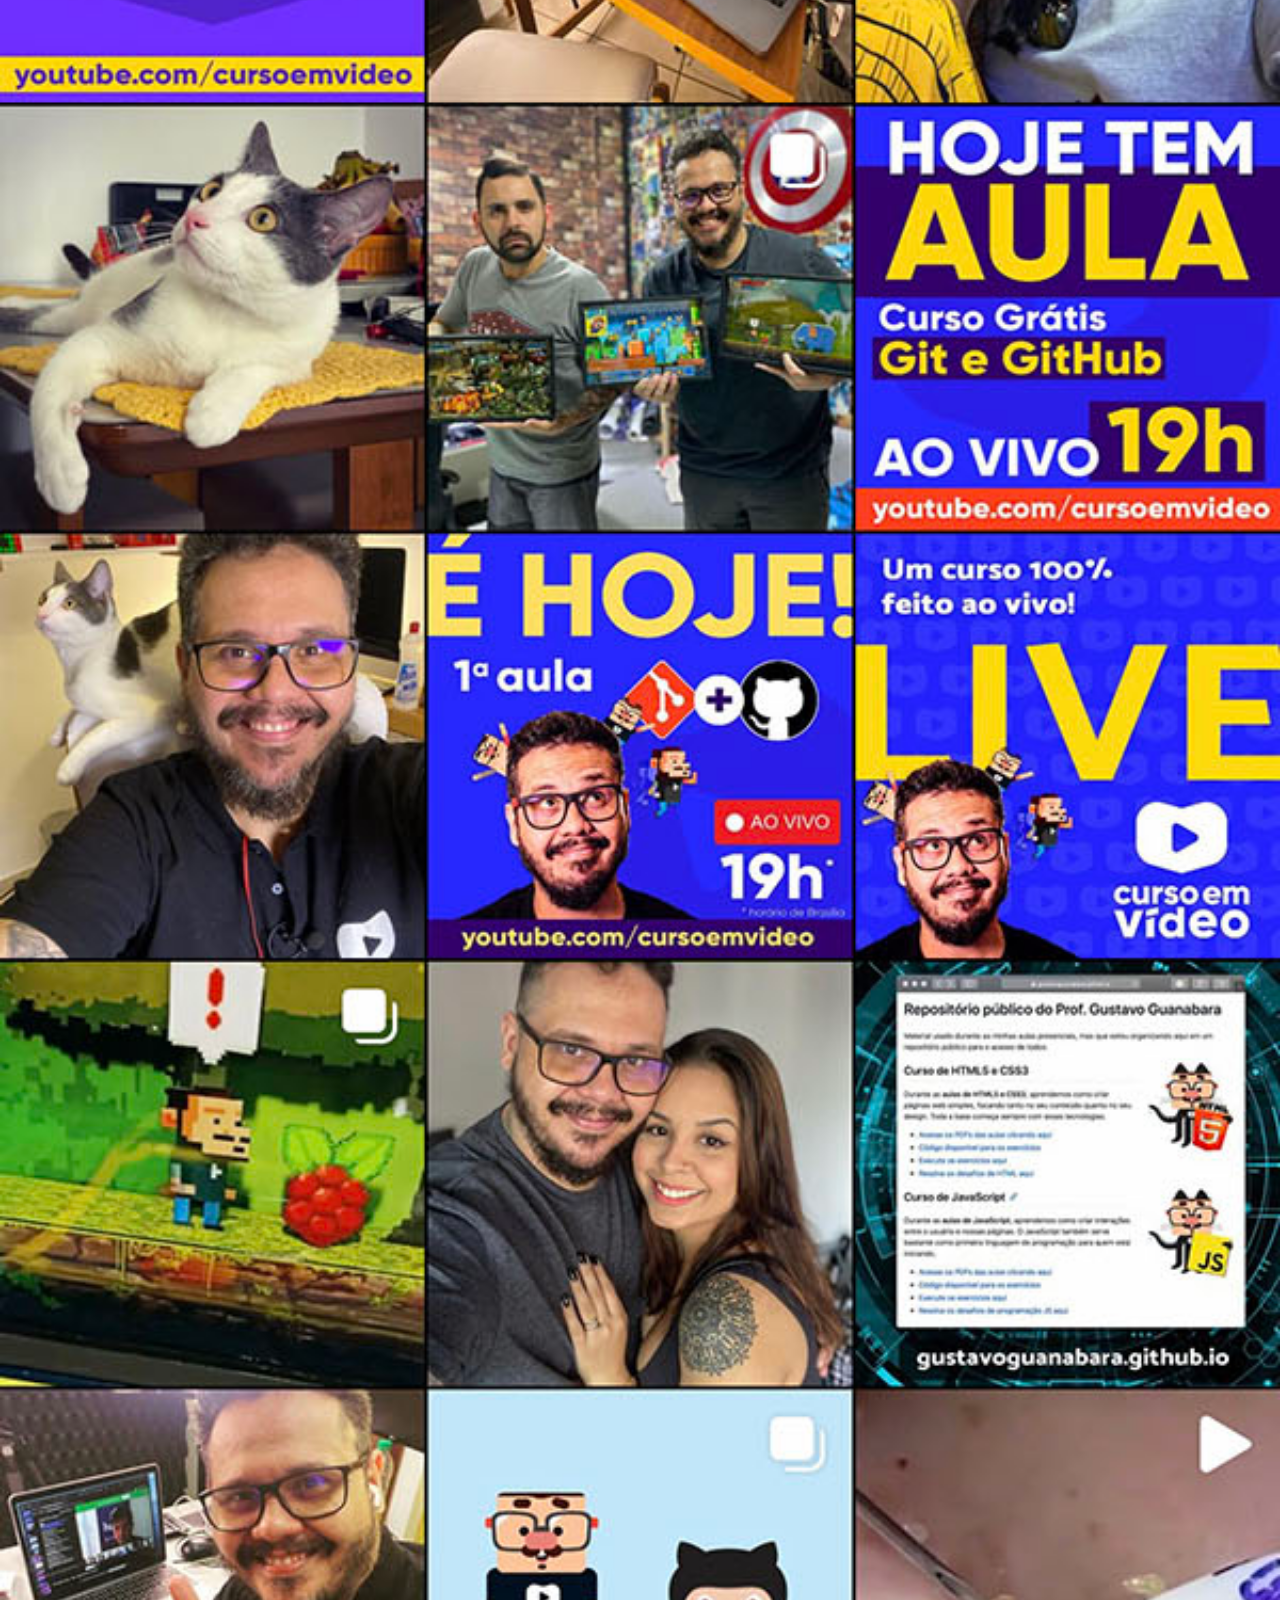
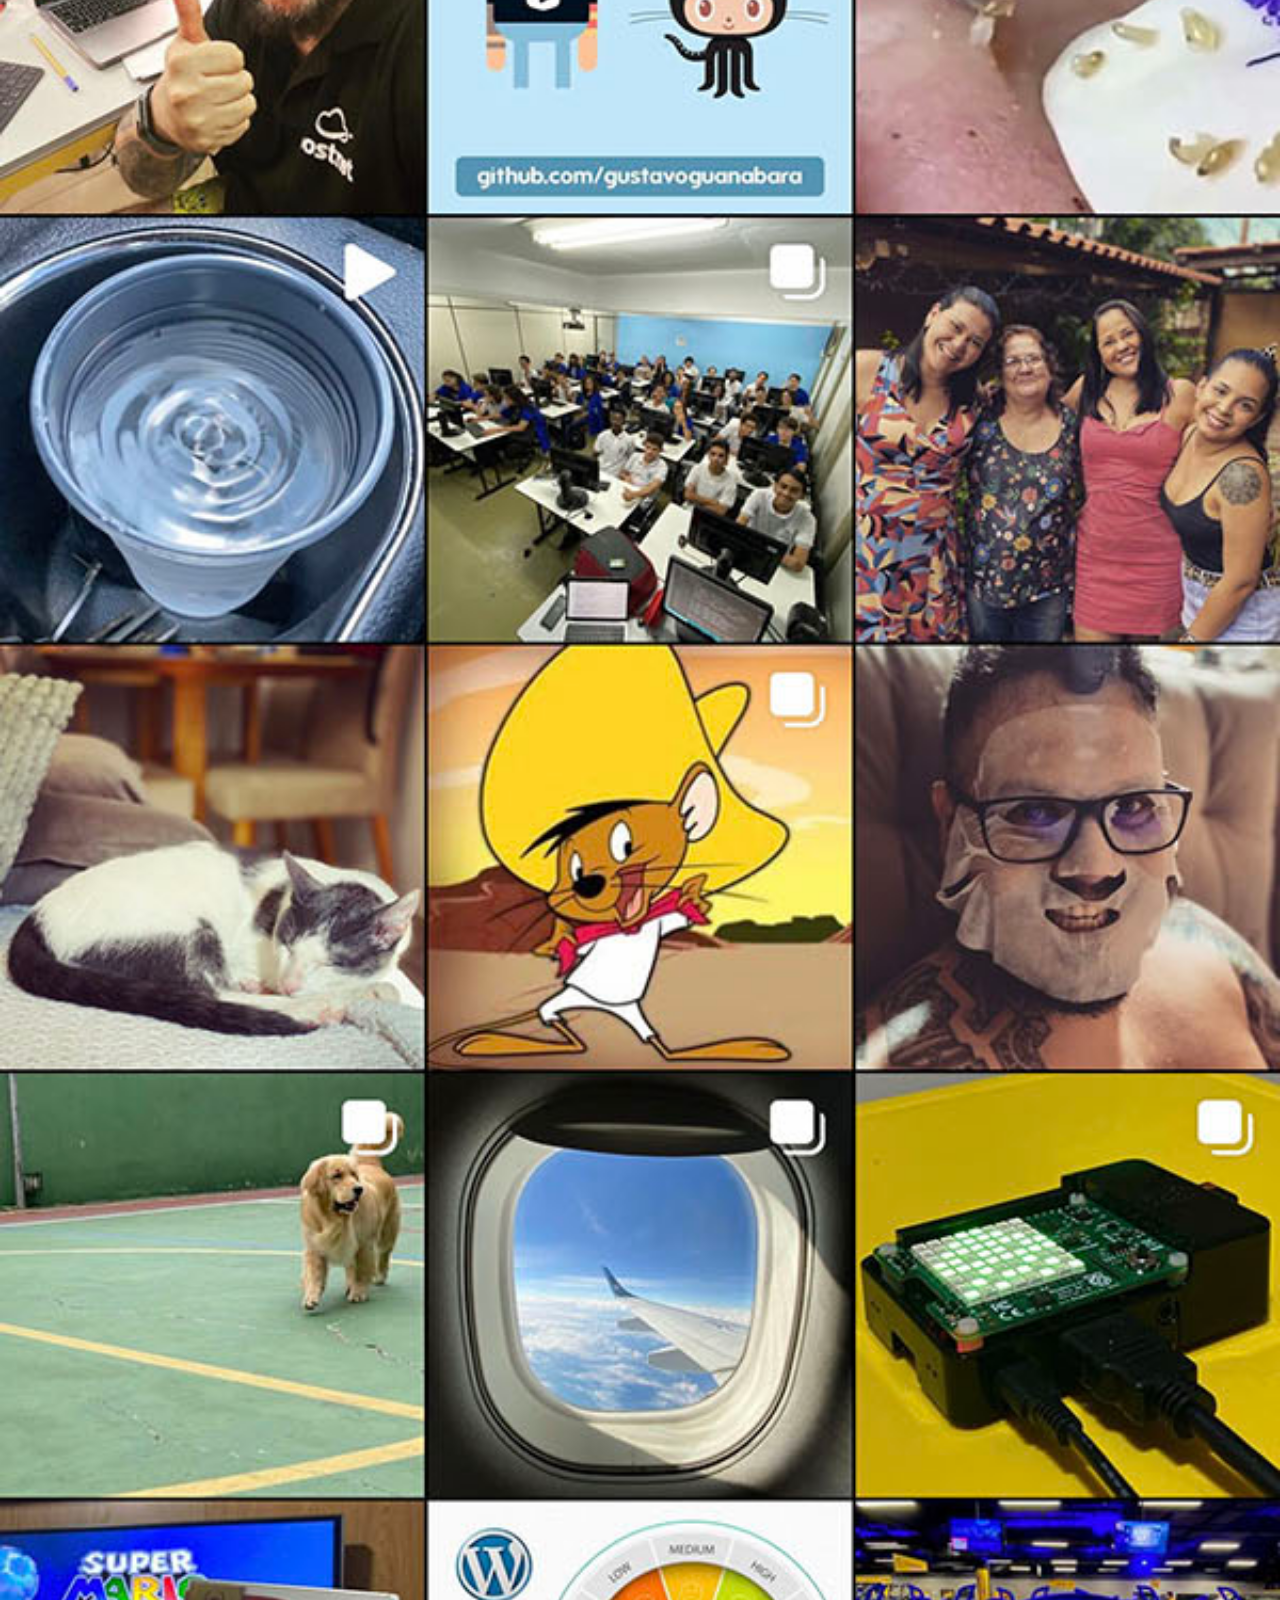
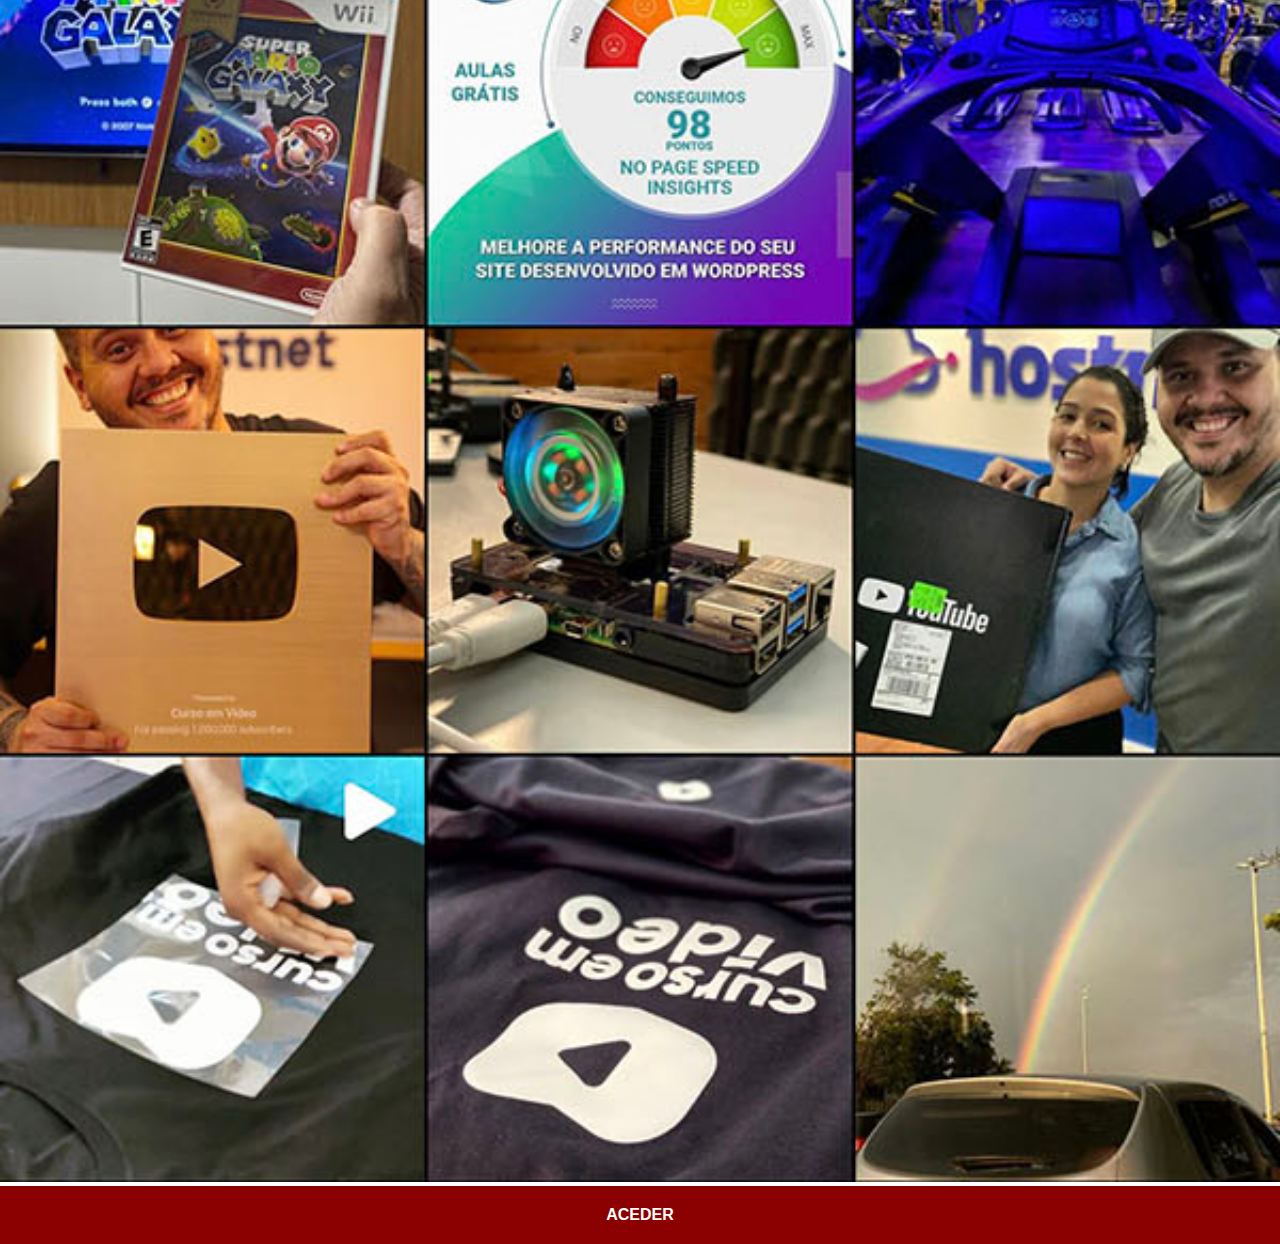
<file: instagram.html>
<!DOCTYPE html>
<html lang="pt">
<head>
    <meta charset="UTF-8">
    <meta name="viewport" content="width=device-width, initial-scale=1.0">
    <title>Instagram</title>
    <link rel="stylesheet" href="styles/style_botoes.css">
</head>
<body>
    <img src="imagens/tela-instagram.jpg" alt="Instagram">
    <a href="https://www.instagram.com/cursoemvideo/" target="_blank">ACEDER</a>
</body>
</html>
</file>
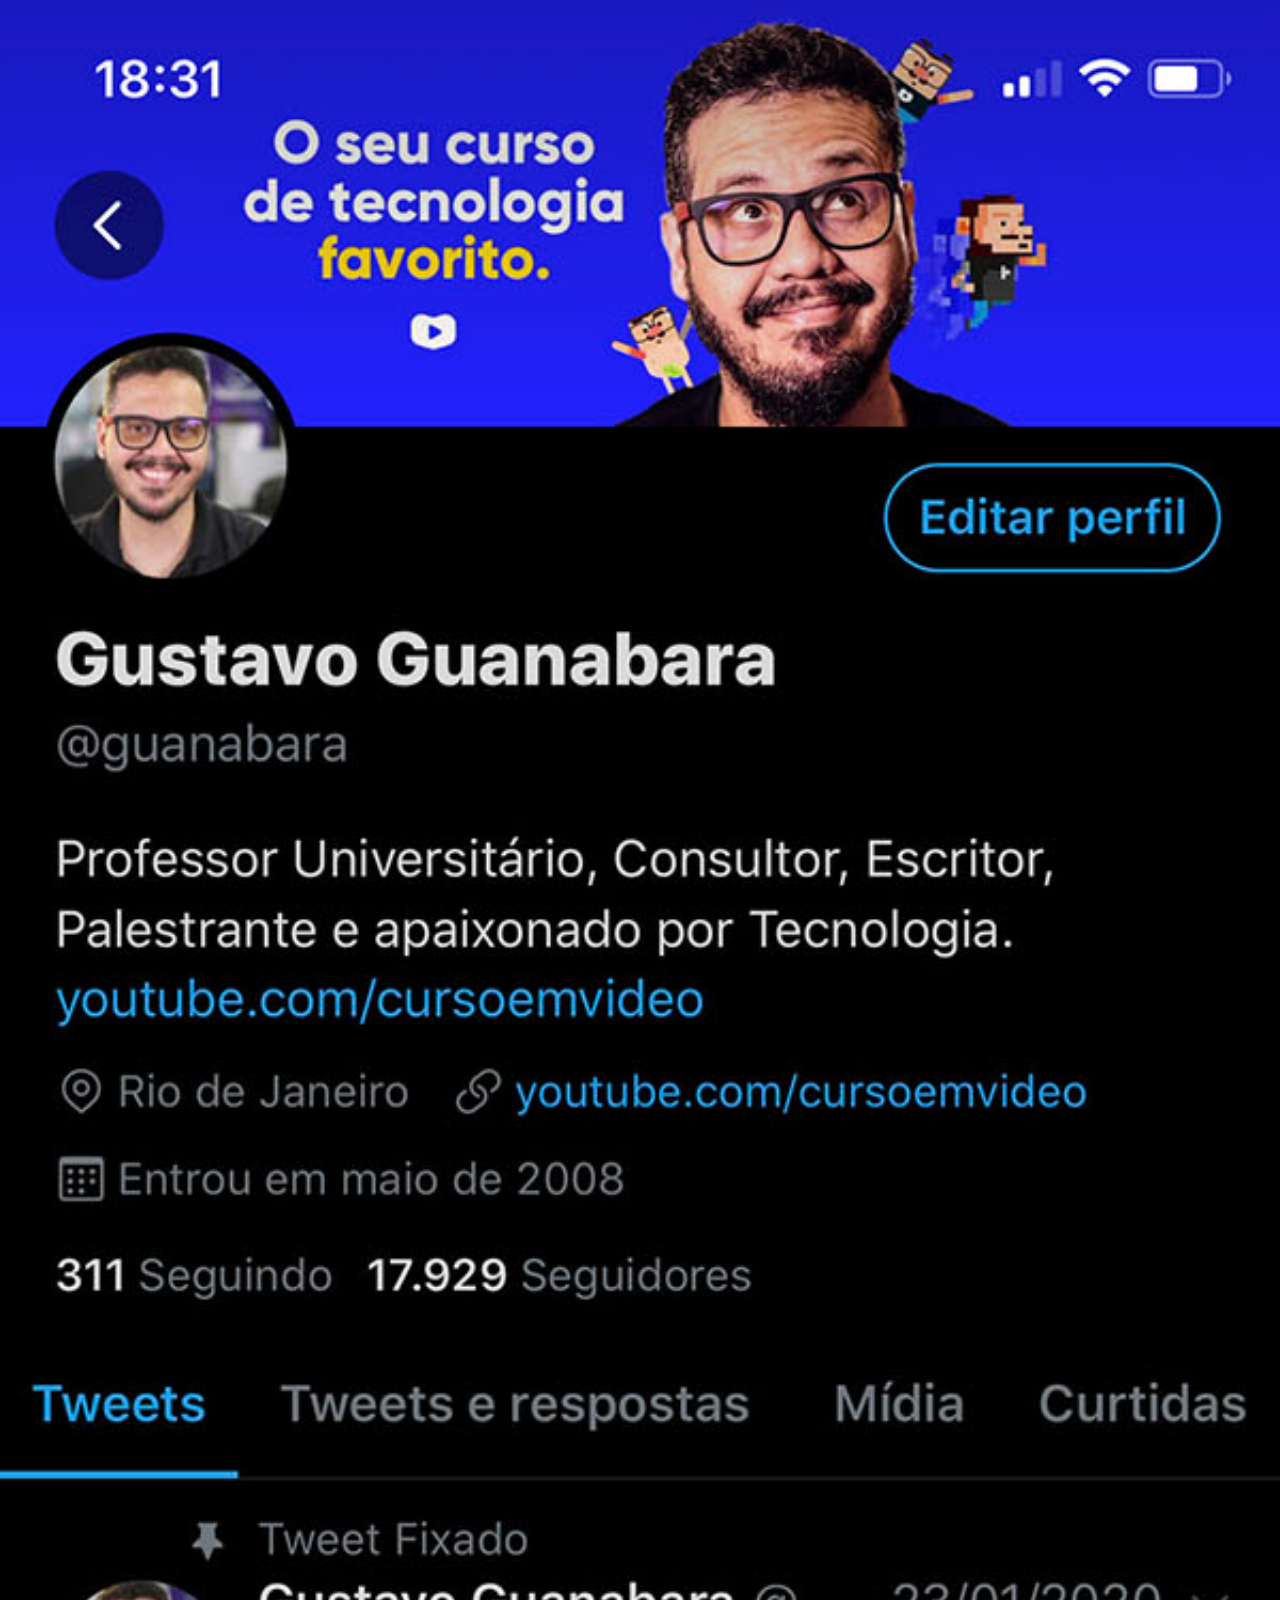
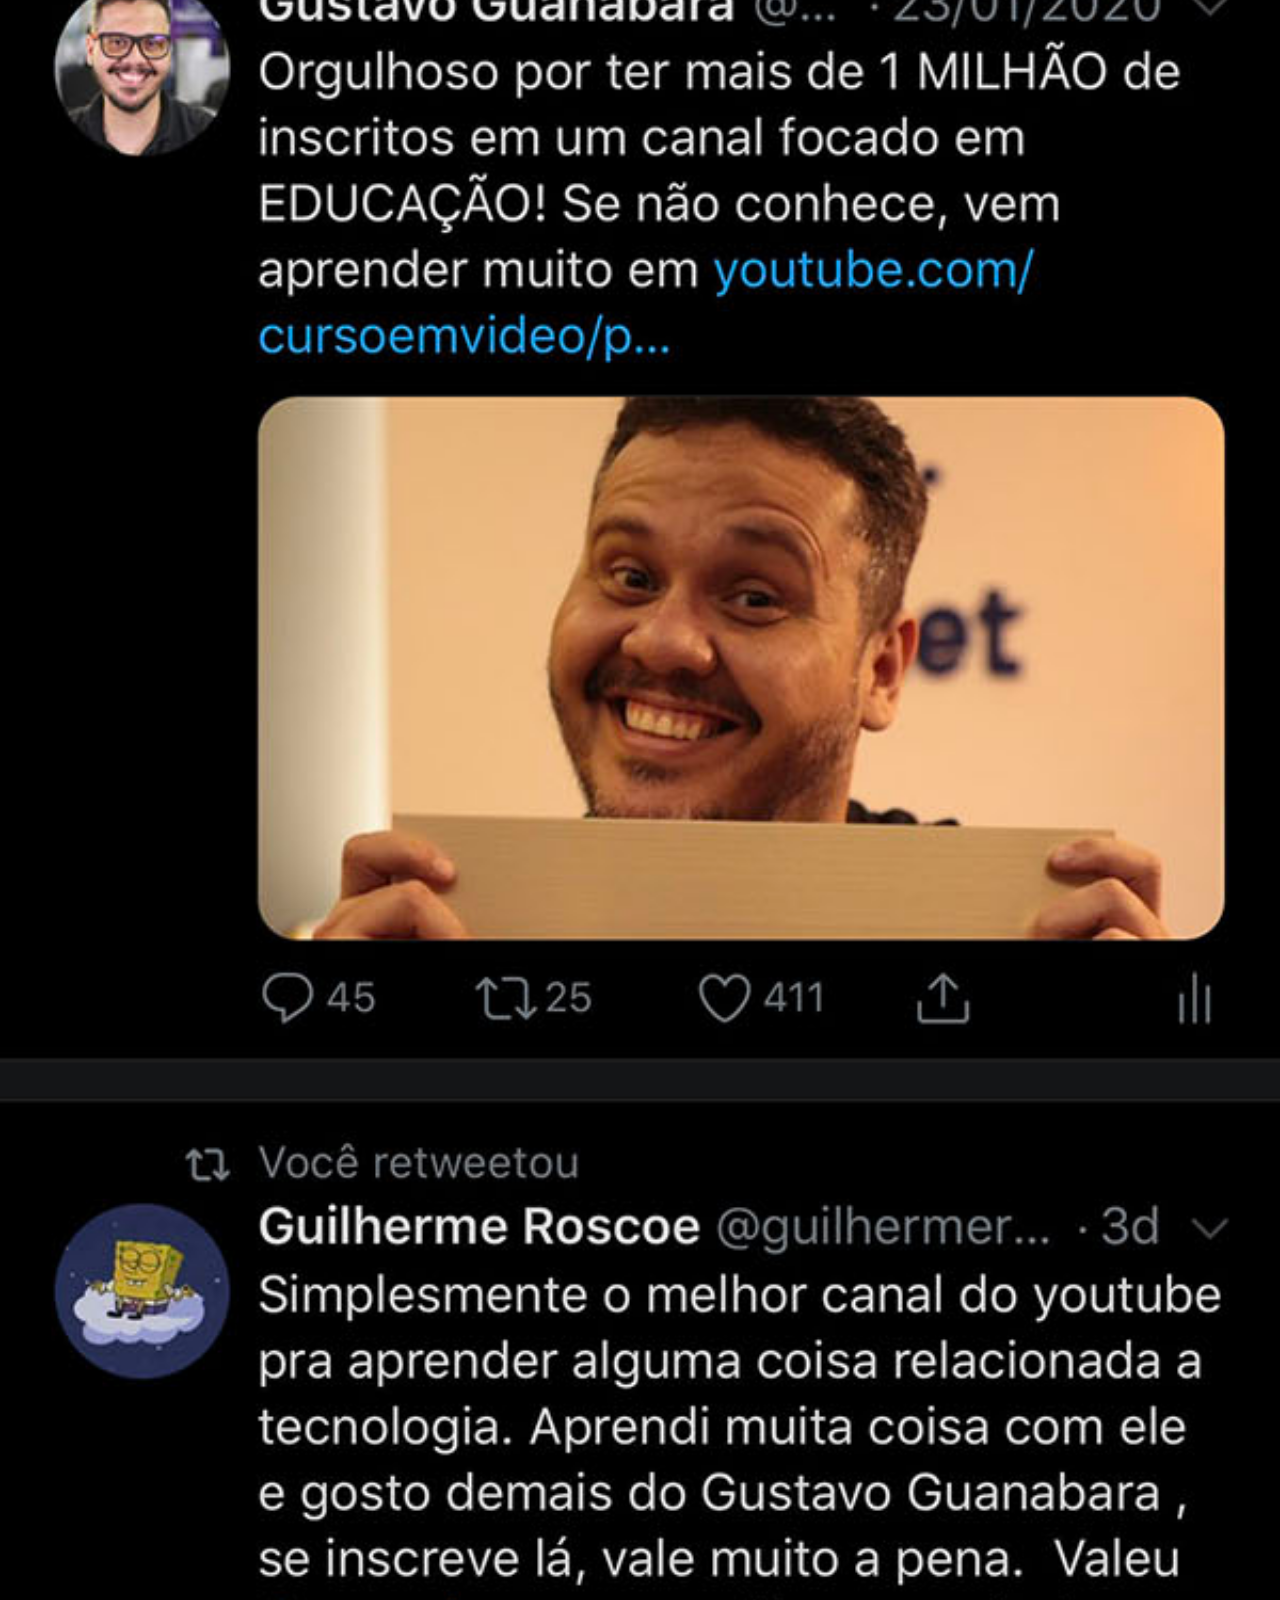
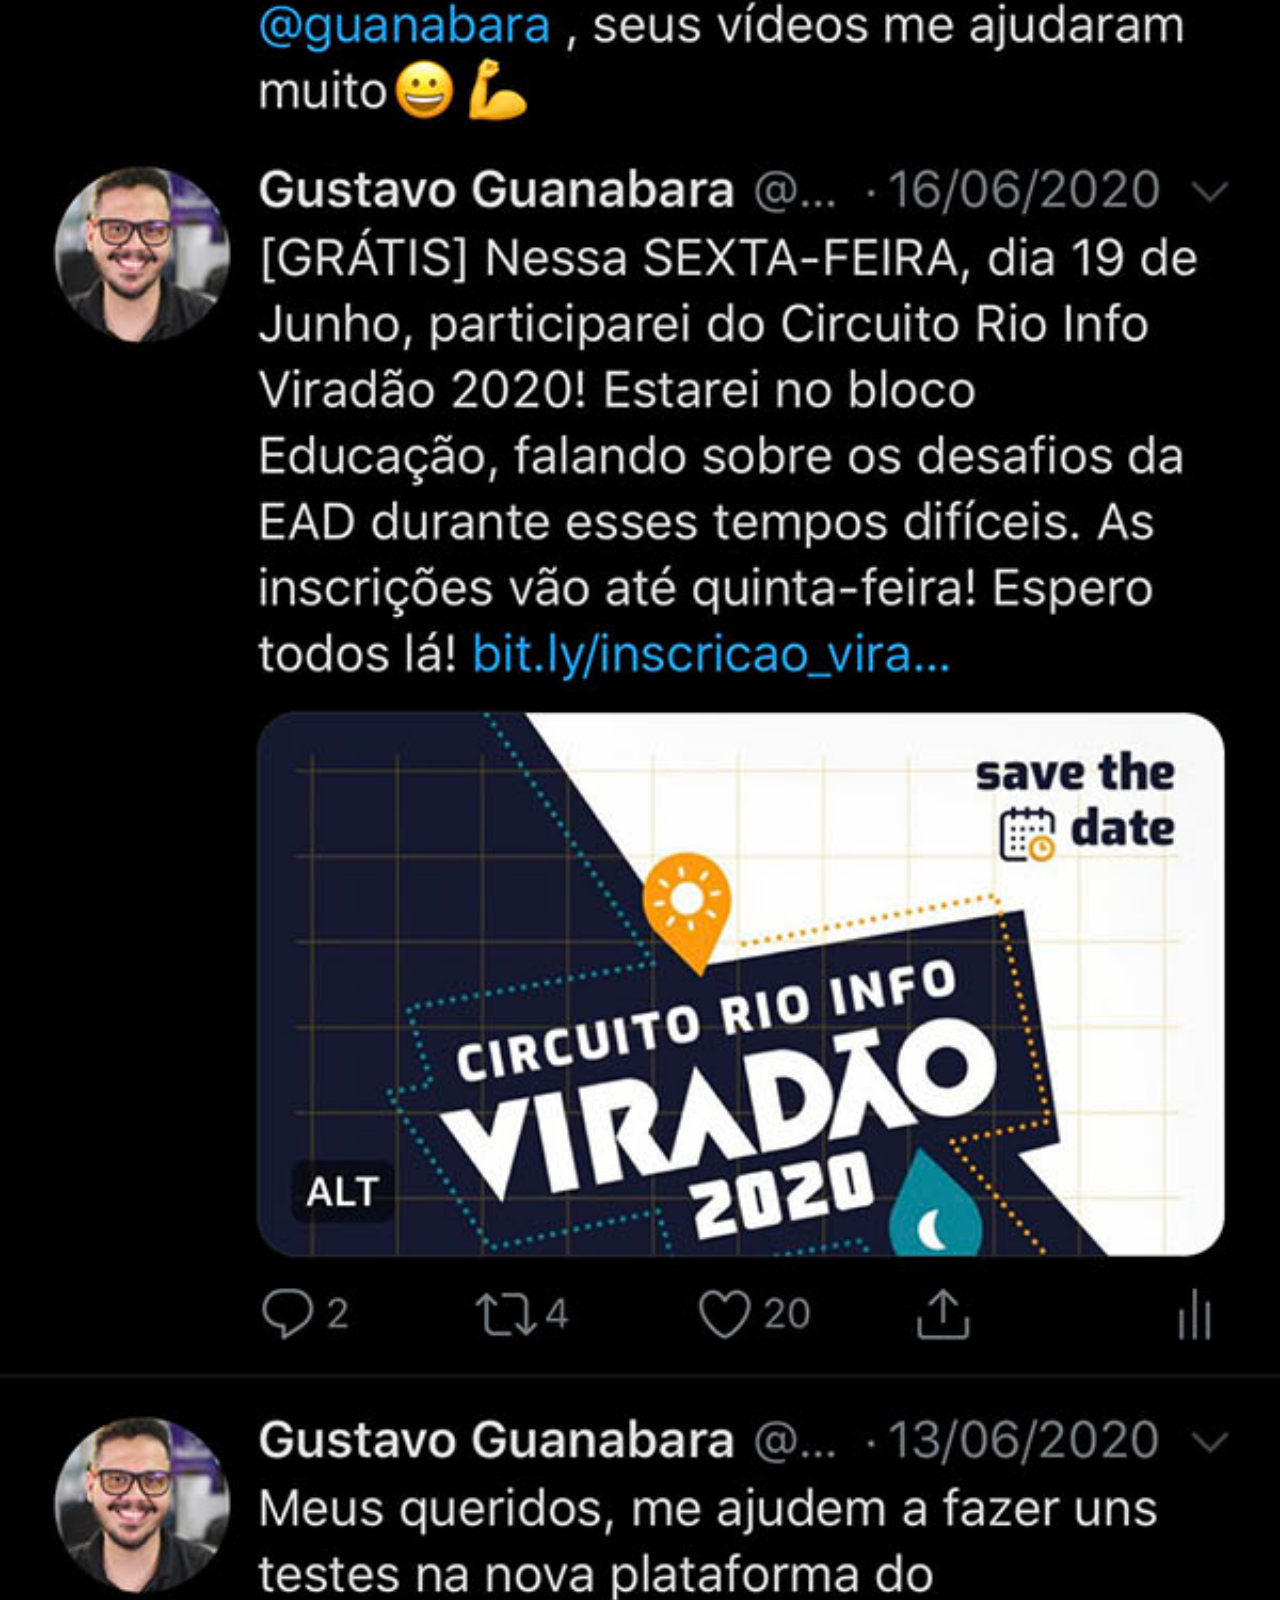
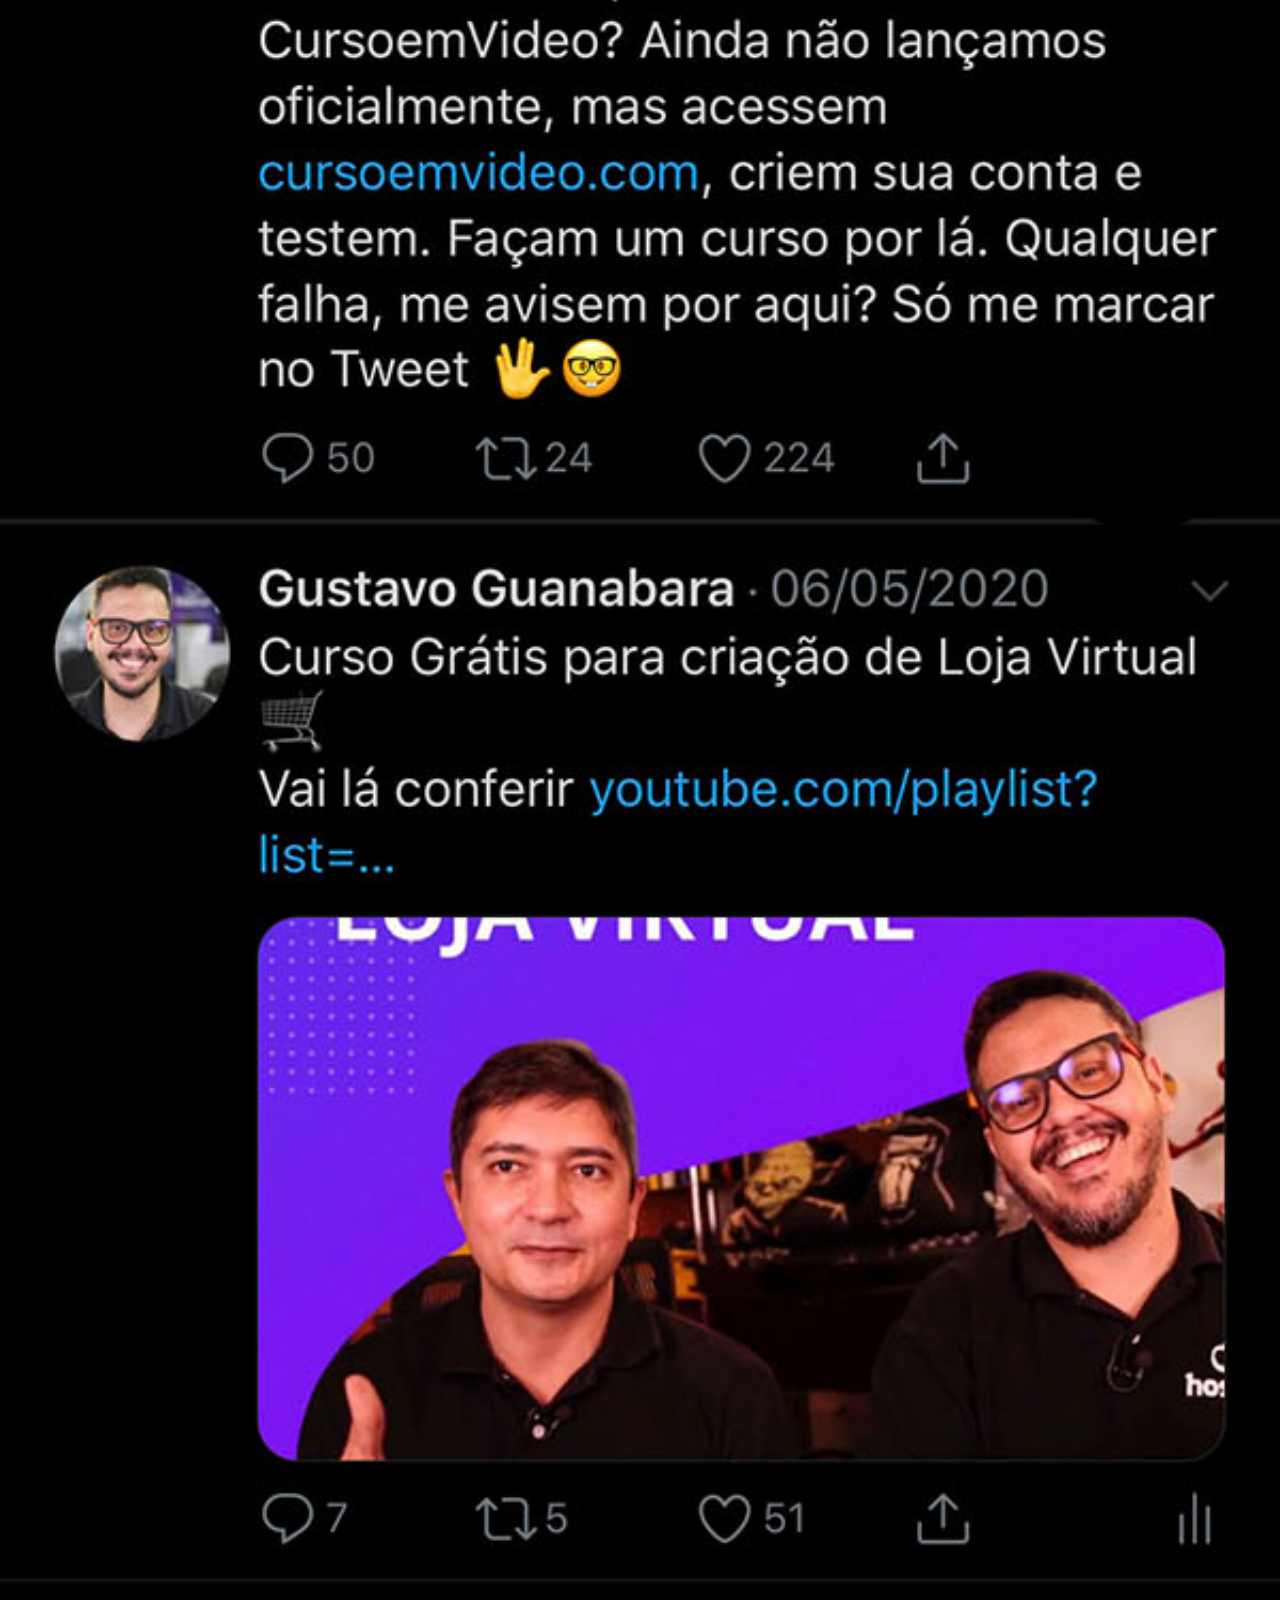
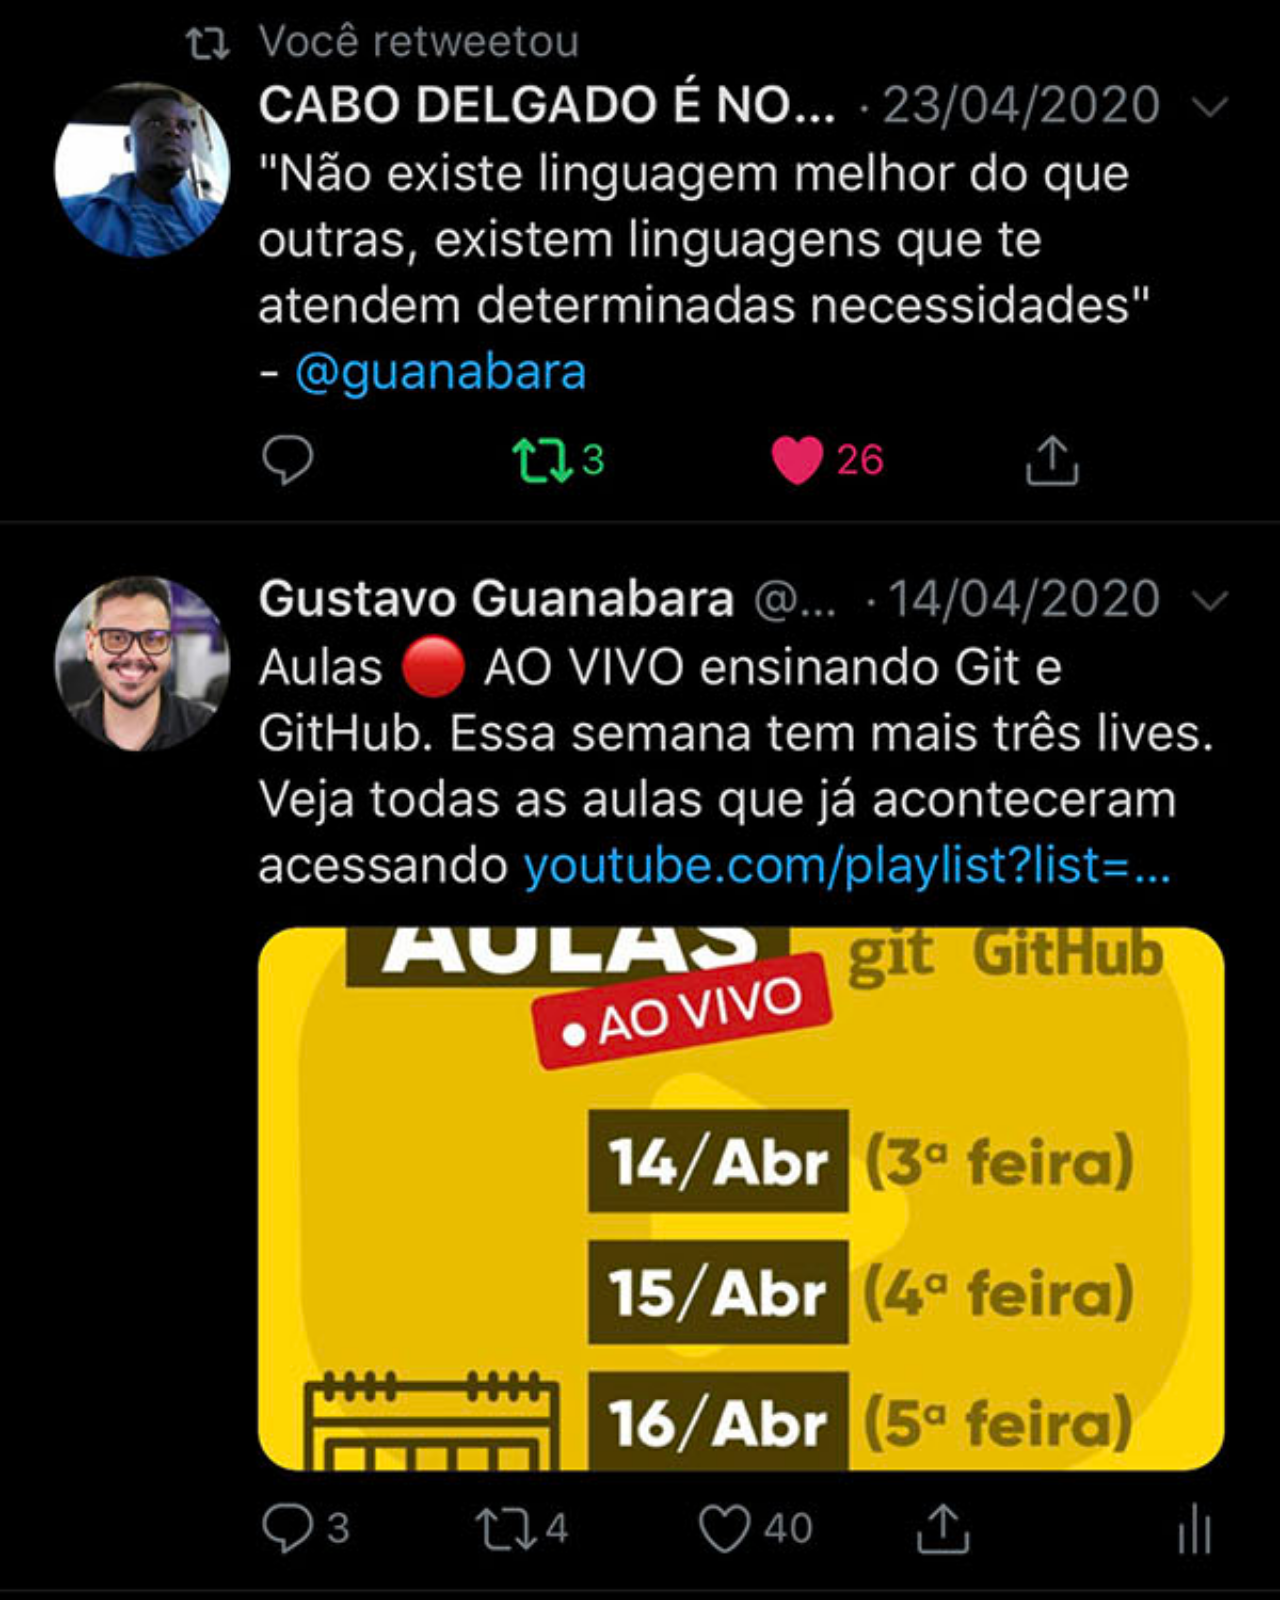
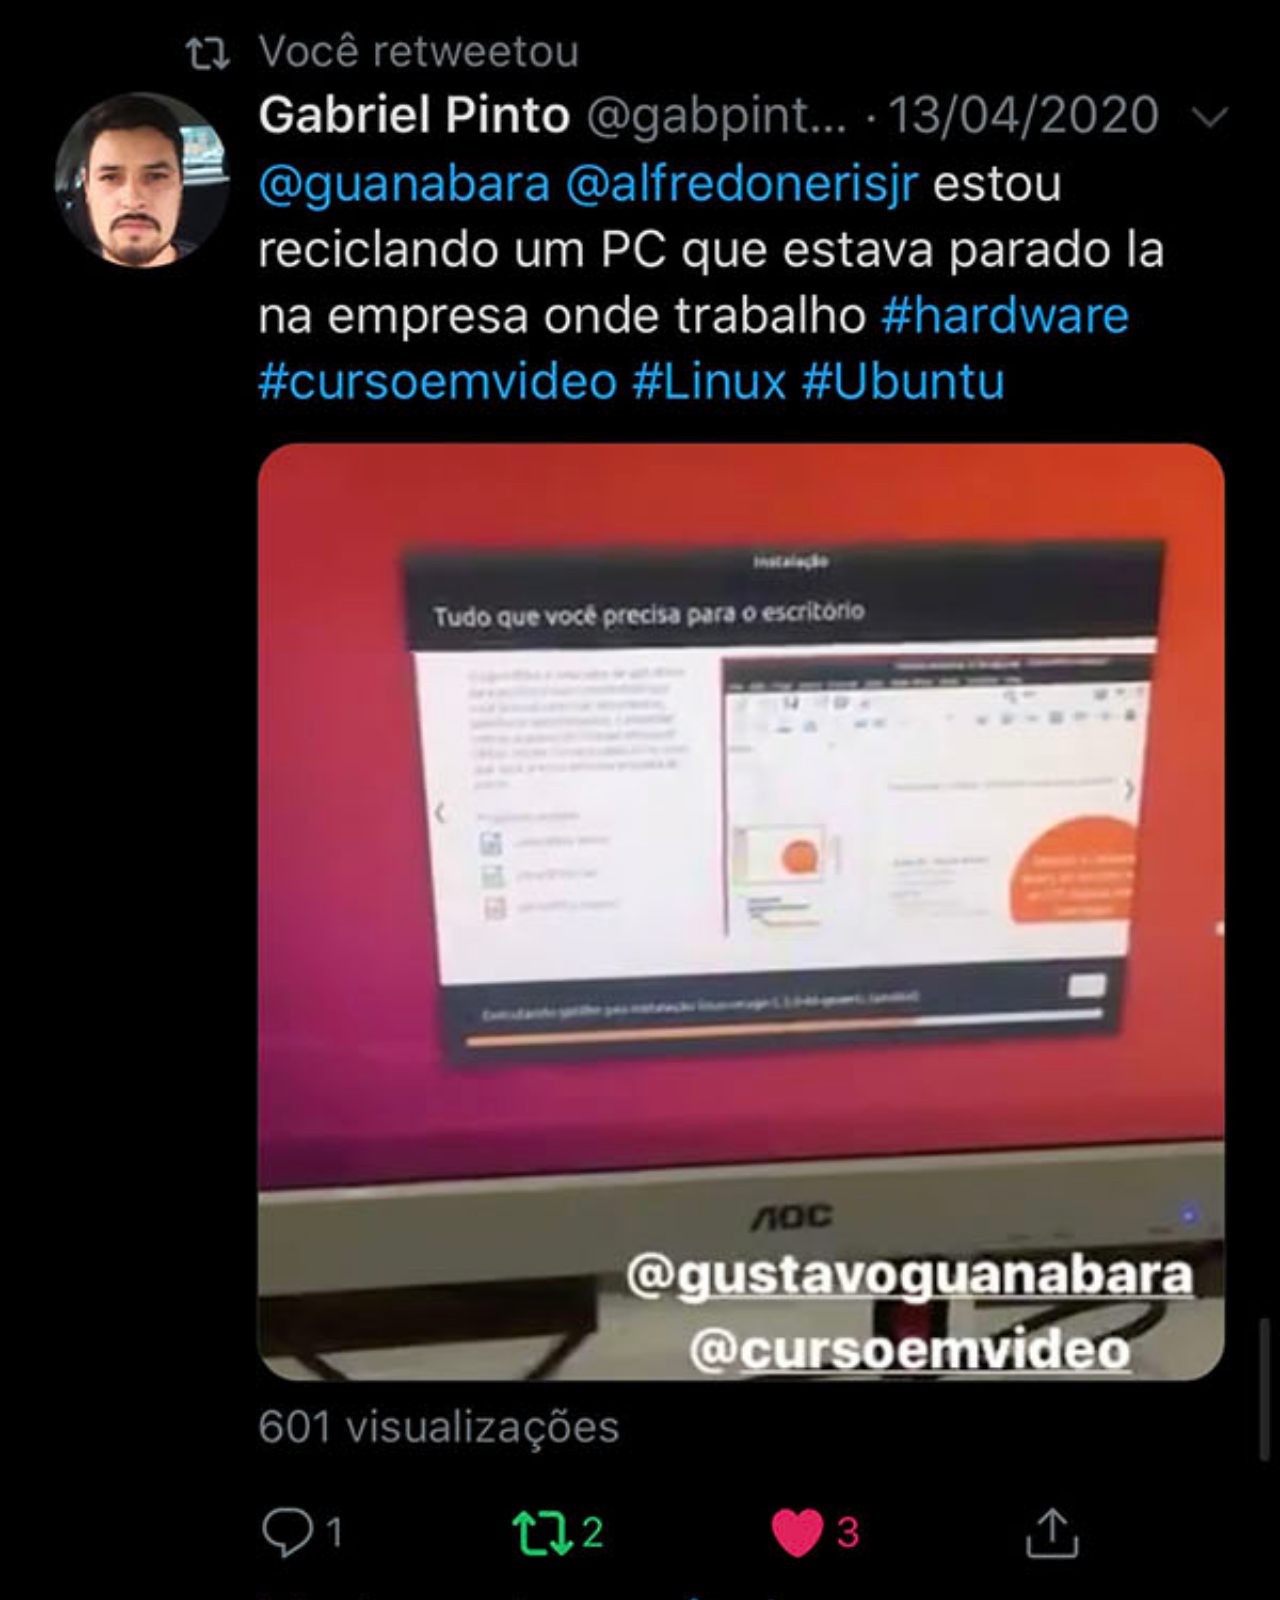
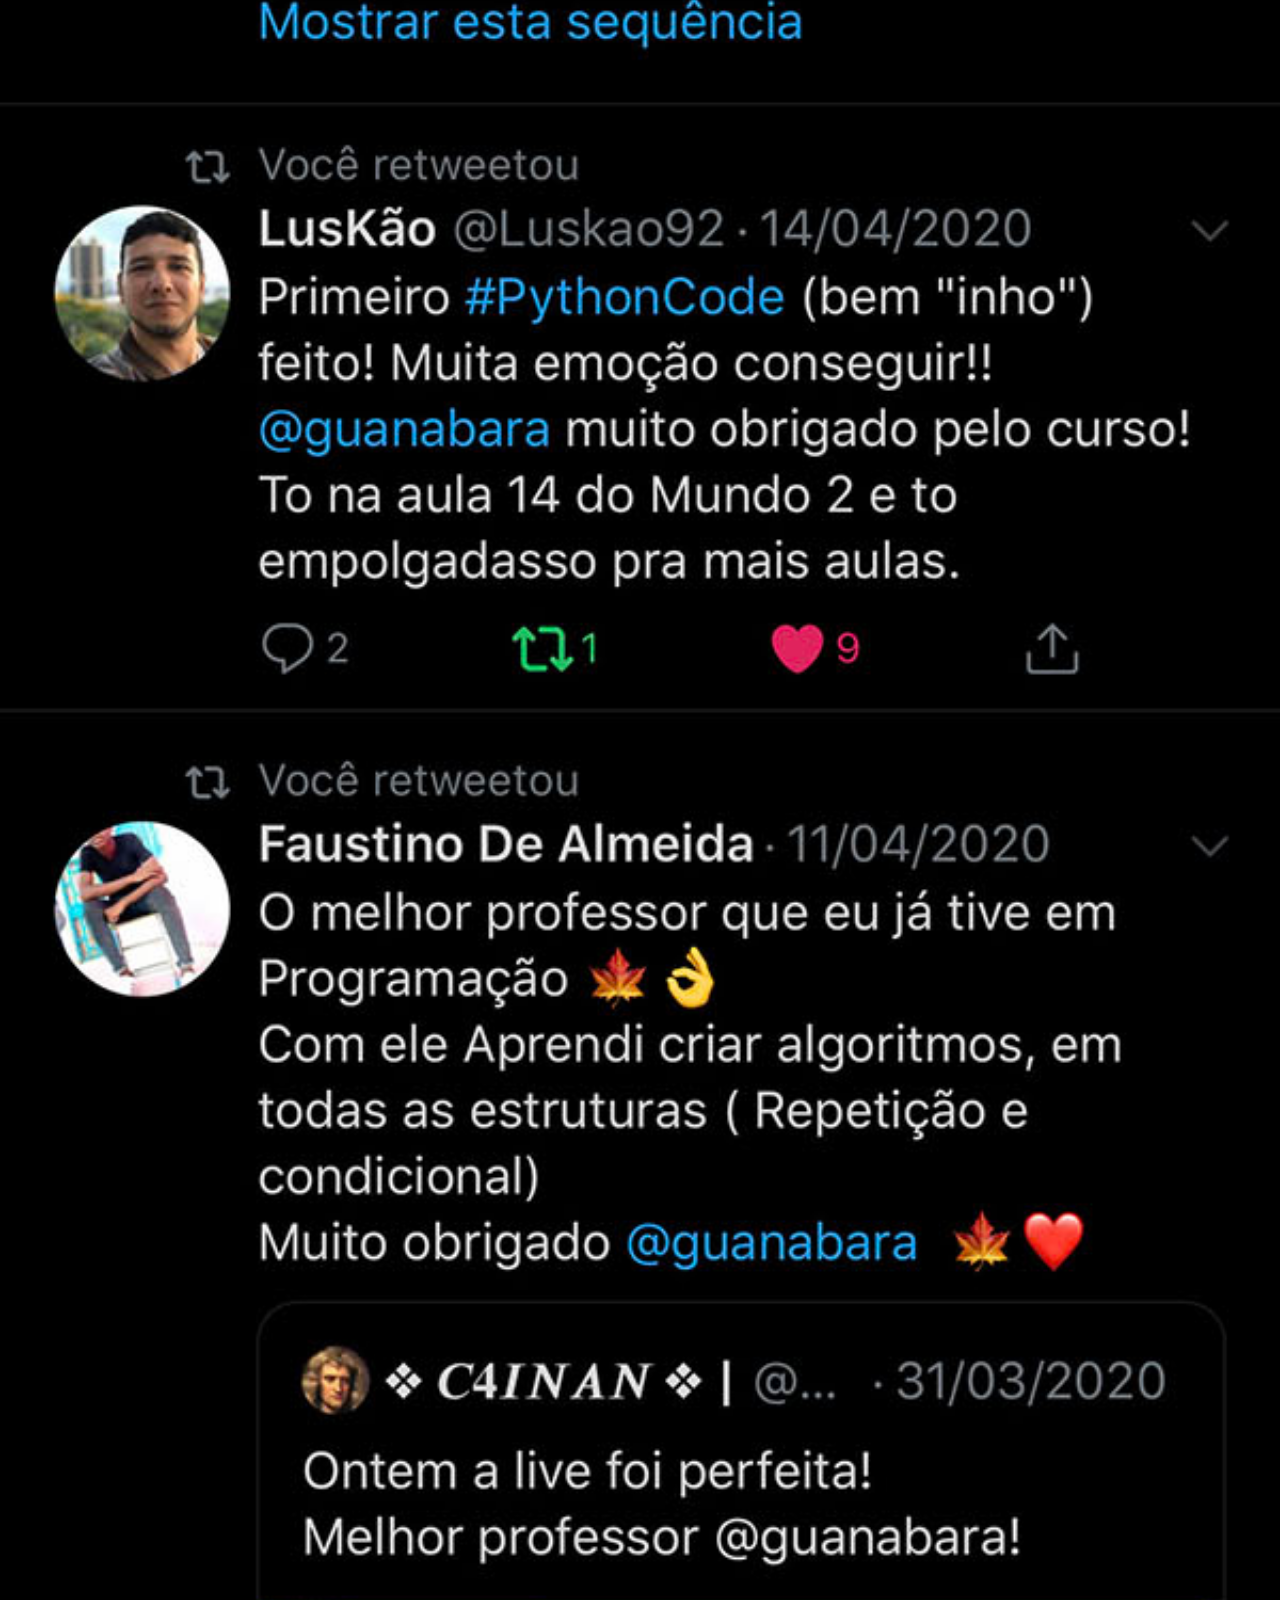
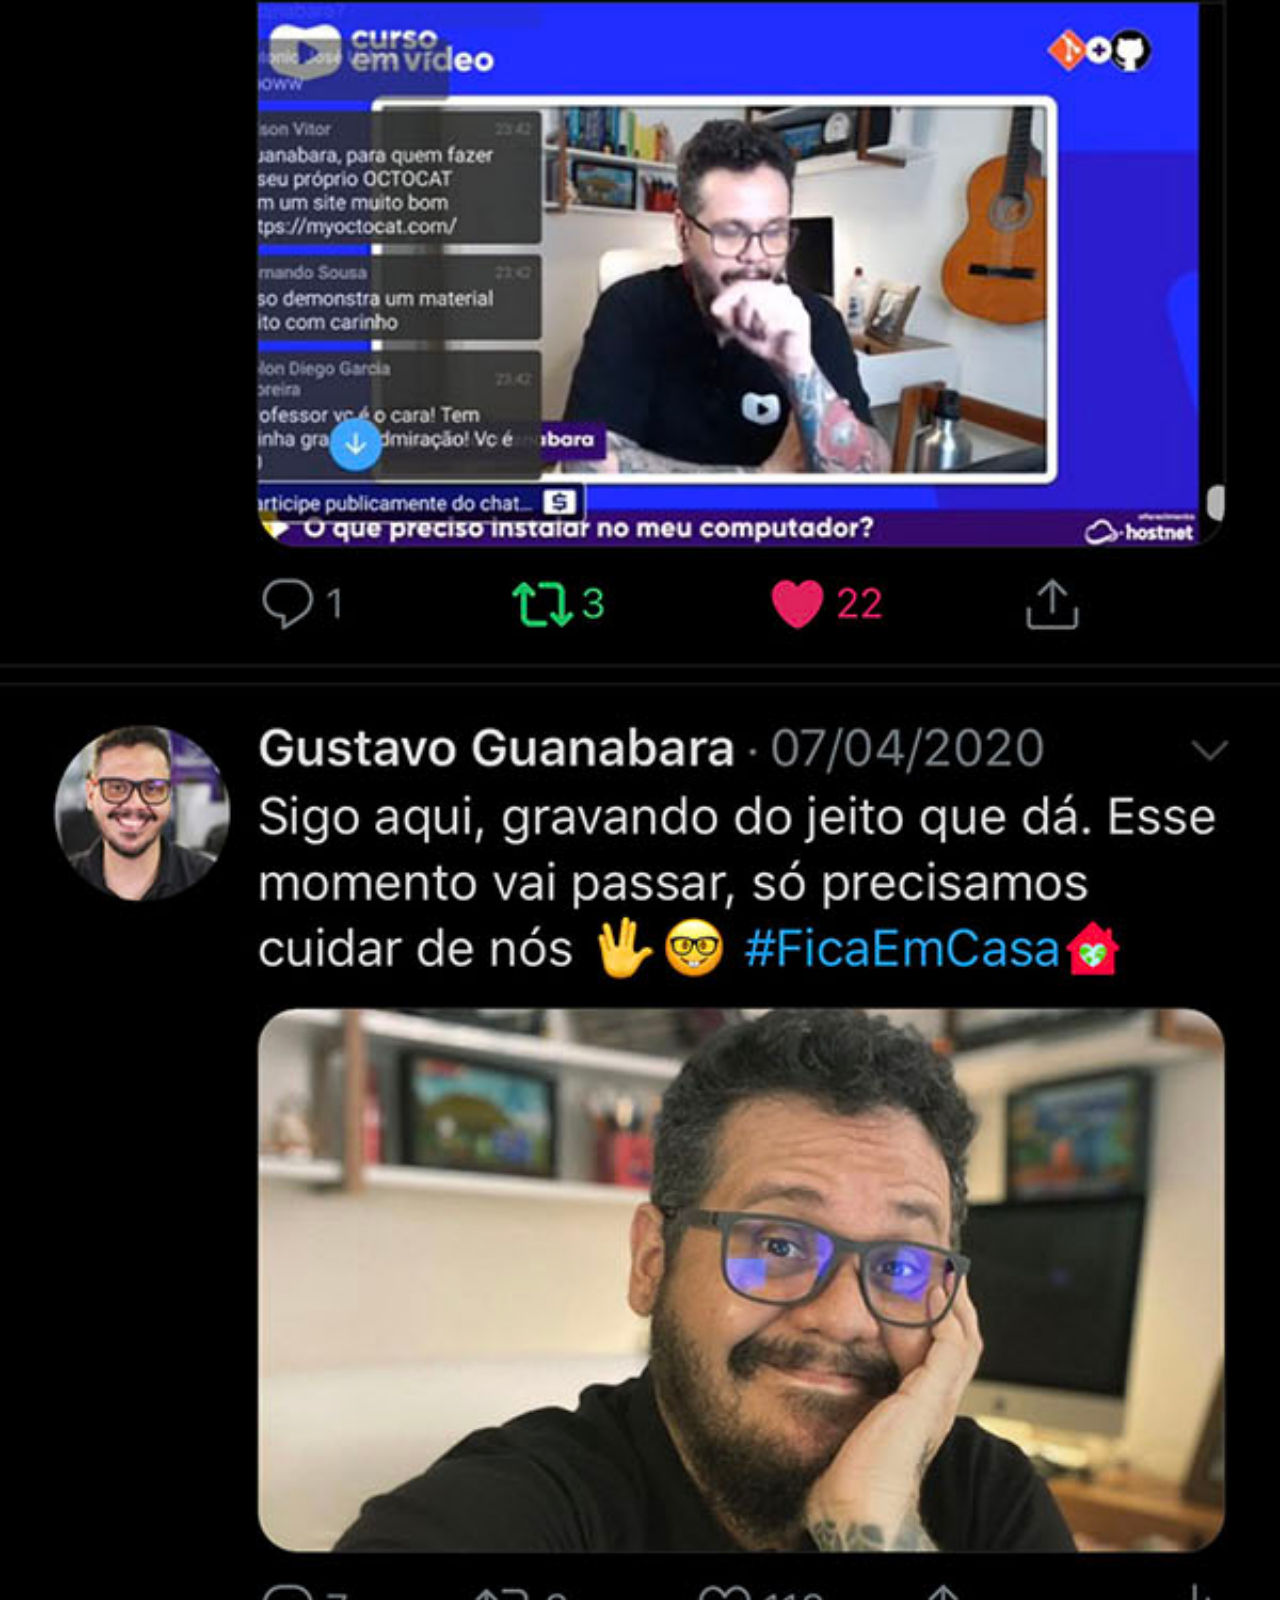
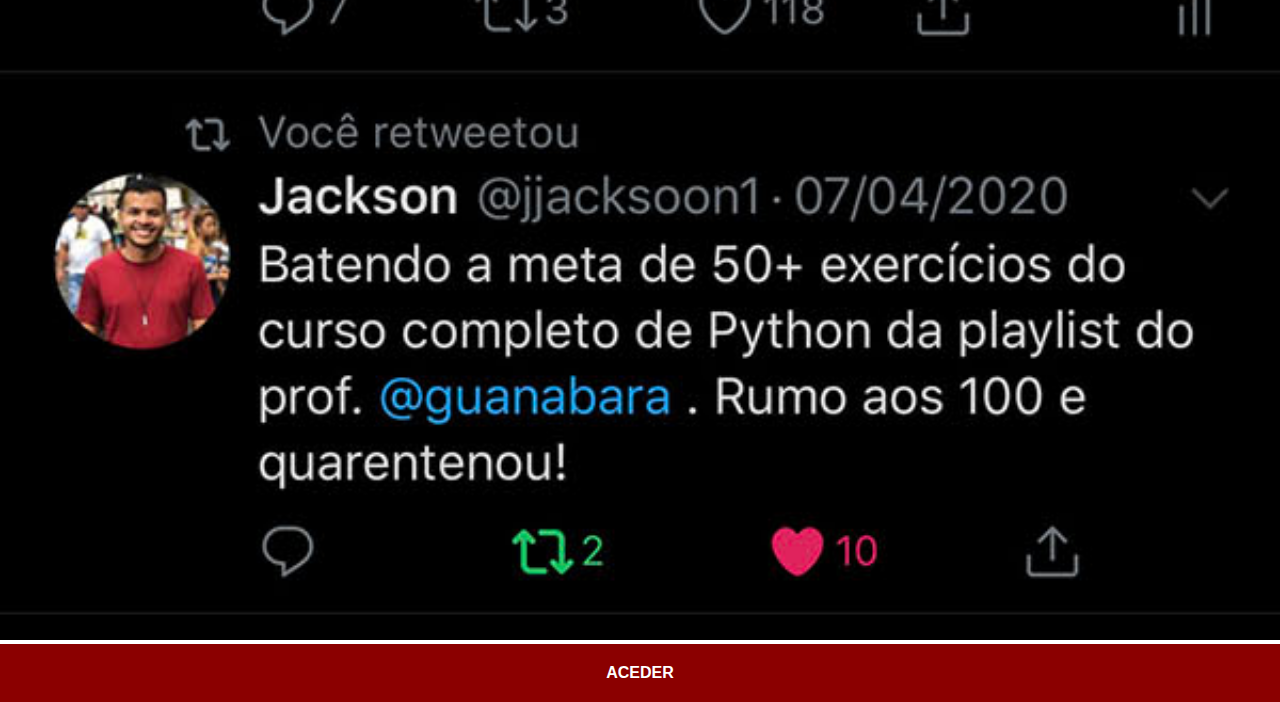
<file: twitter.html>
<!DOCTYPE html>
<html lang="pt">
<head>
    <meta charset="UTF-8">
    <meta name="viewport" content="width=device-width, initial-scale=1.0">
    <title>Twitter</title>
    <link rel="stylesheet" href="styles/style_botoes.css">
</head>
<body>
    <img src="imagens/tela-twitter.jpg" alt="Twitter">
    <a href="https://x.com/guanabara" target="_blank">ACEDER</a>
</body>
</html>
</file>
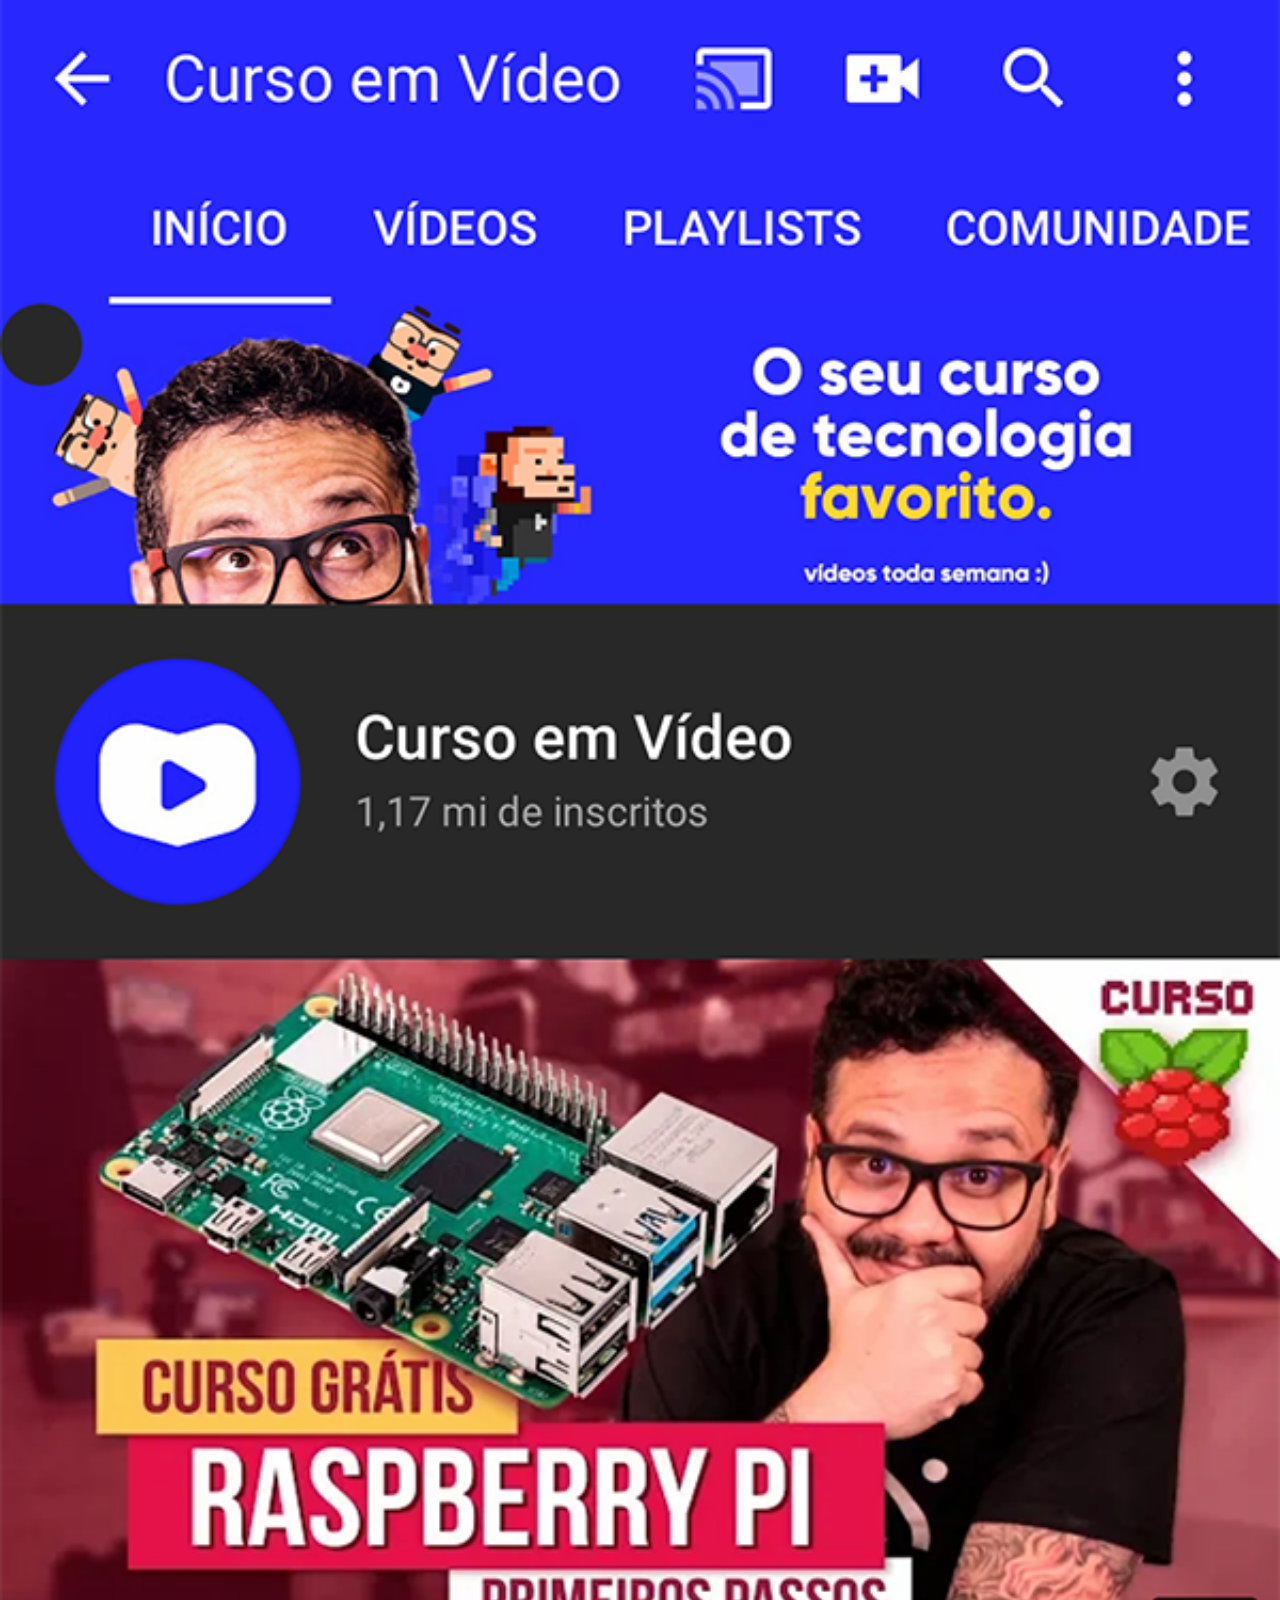
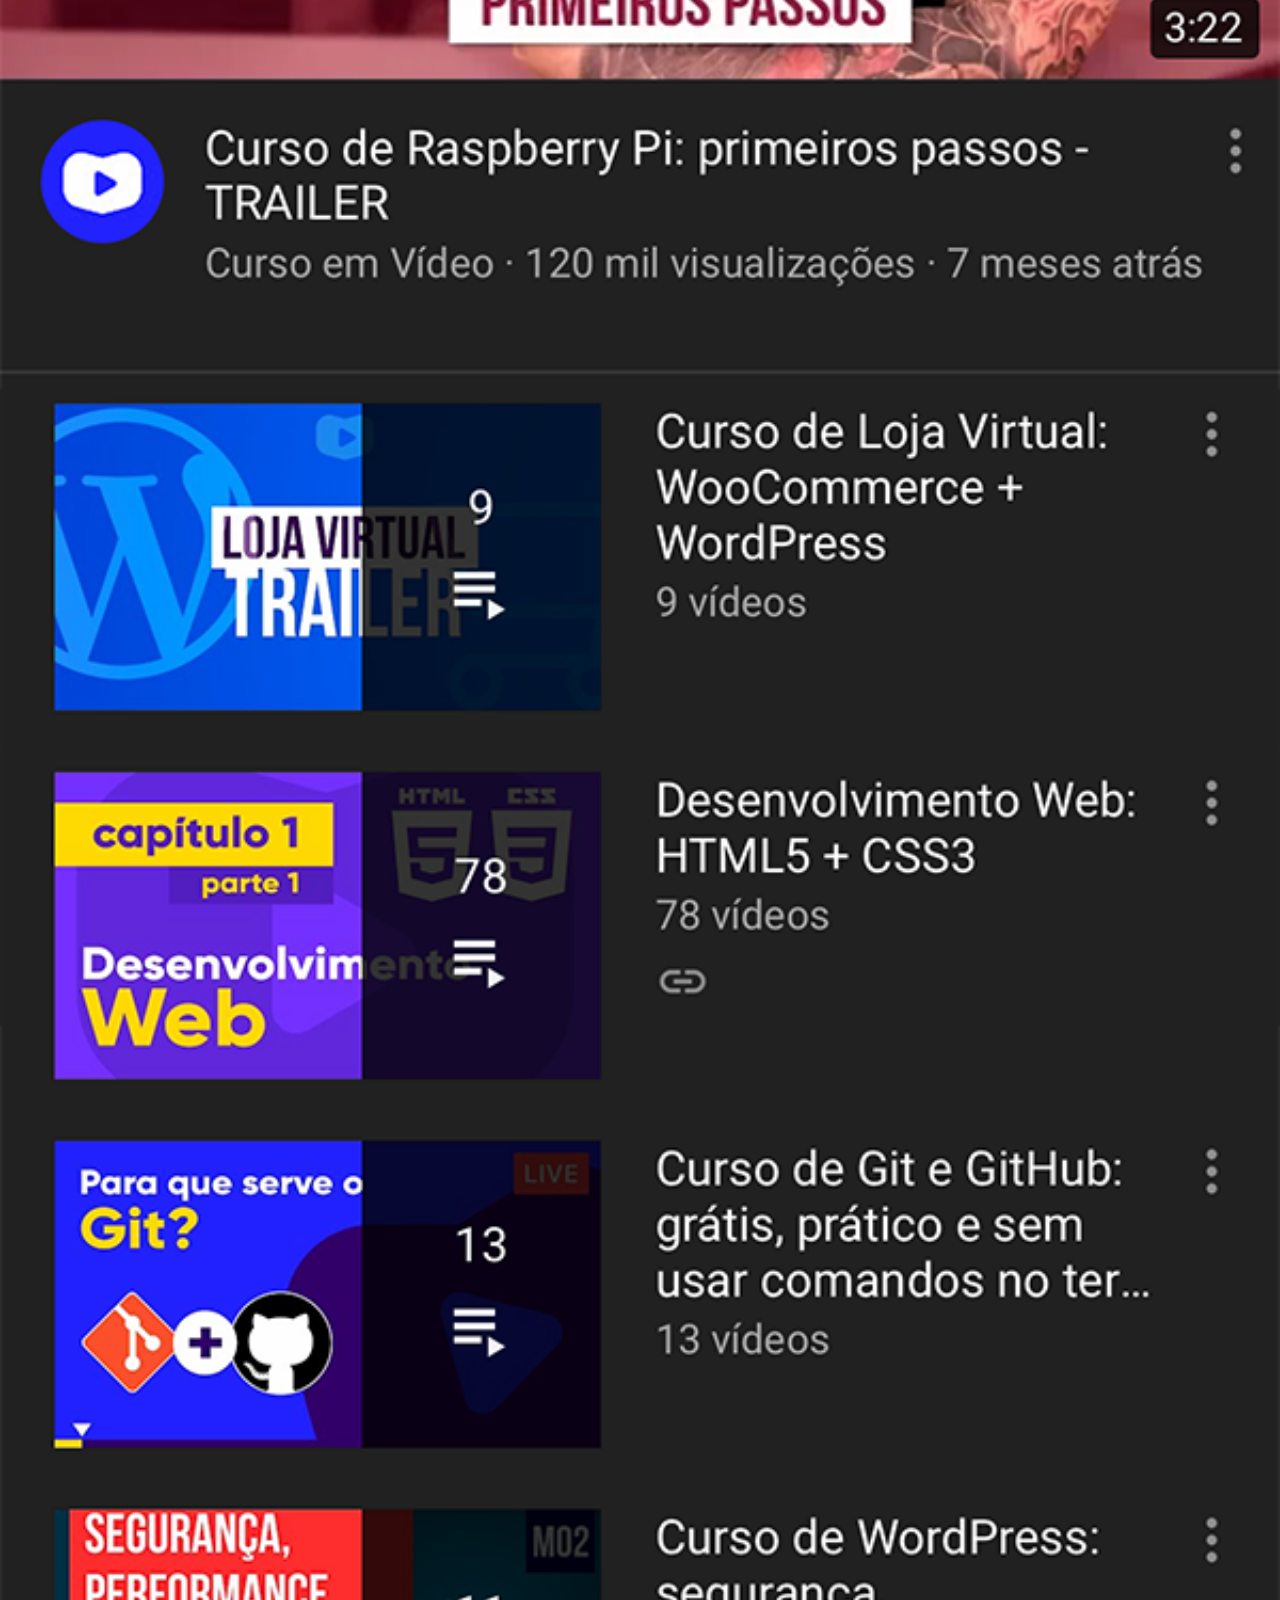
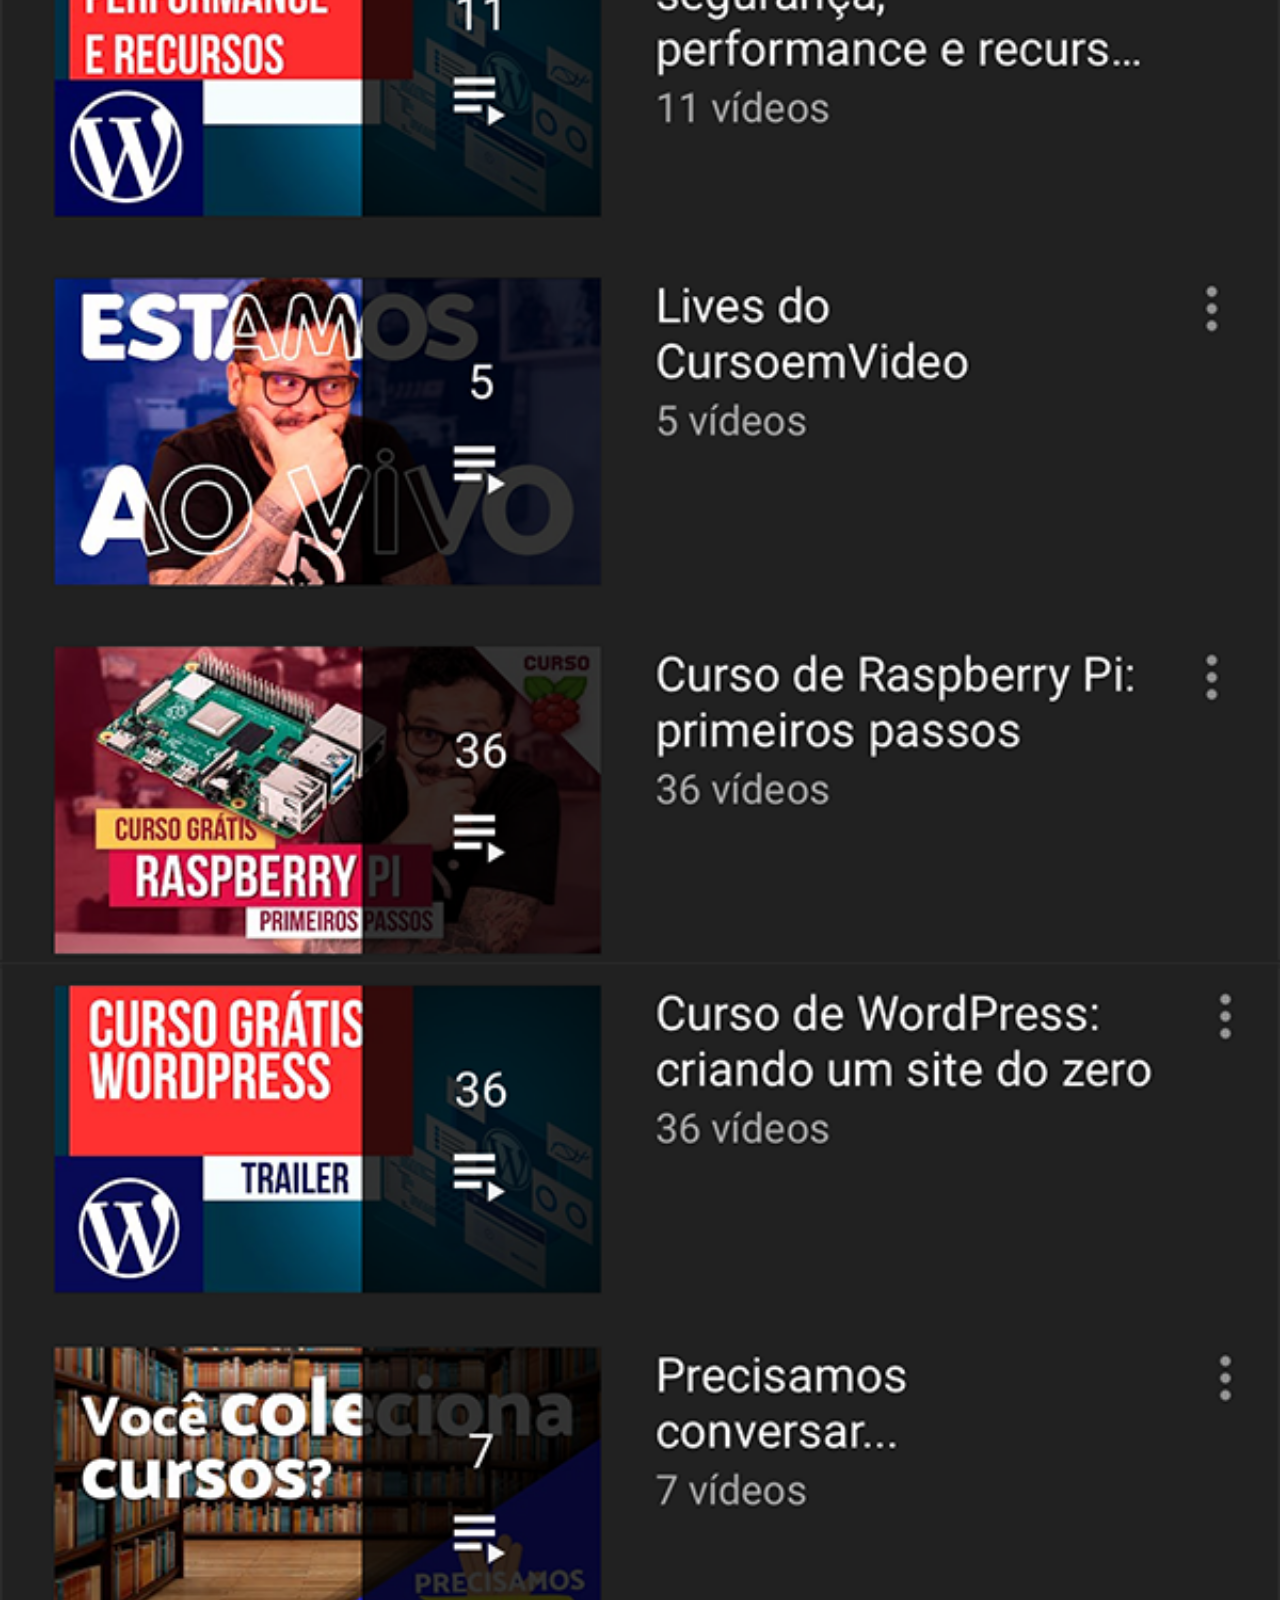
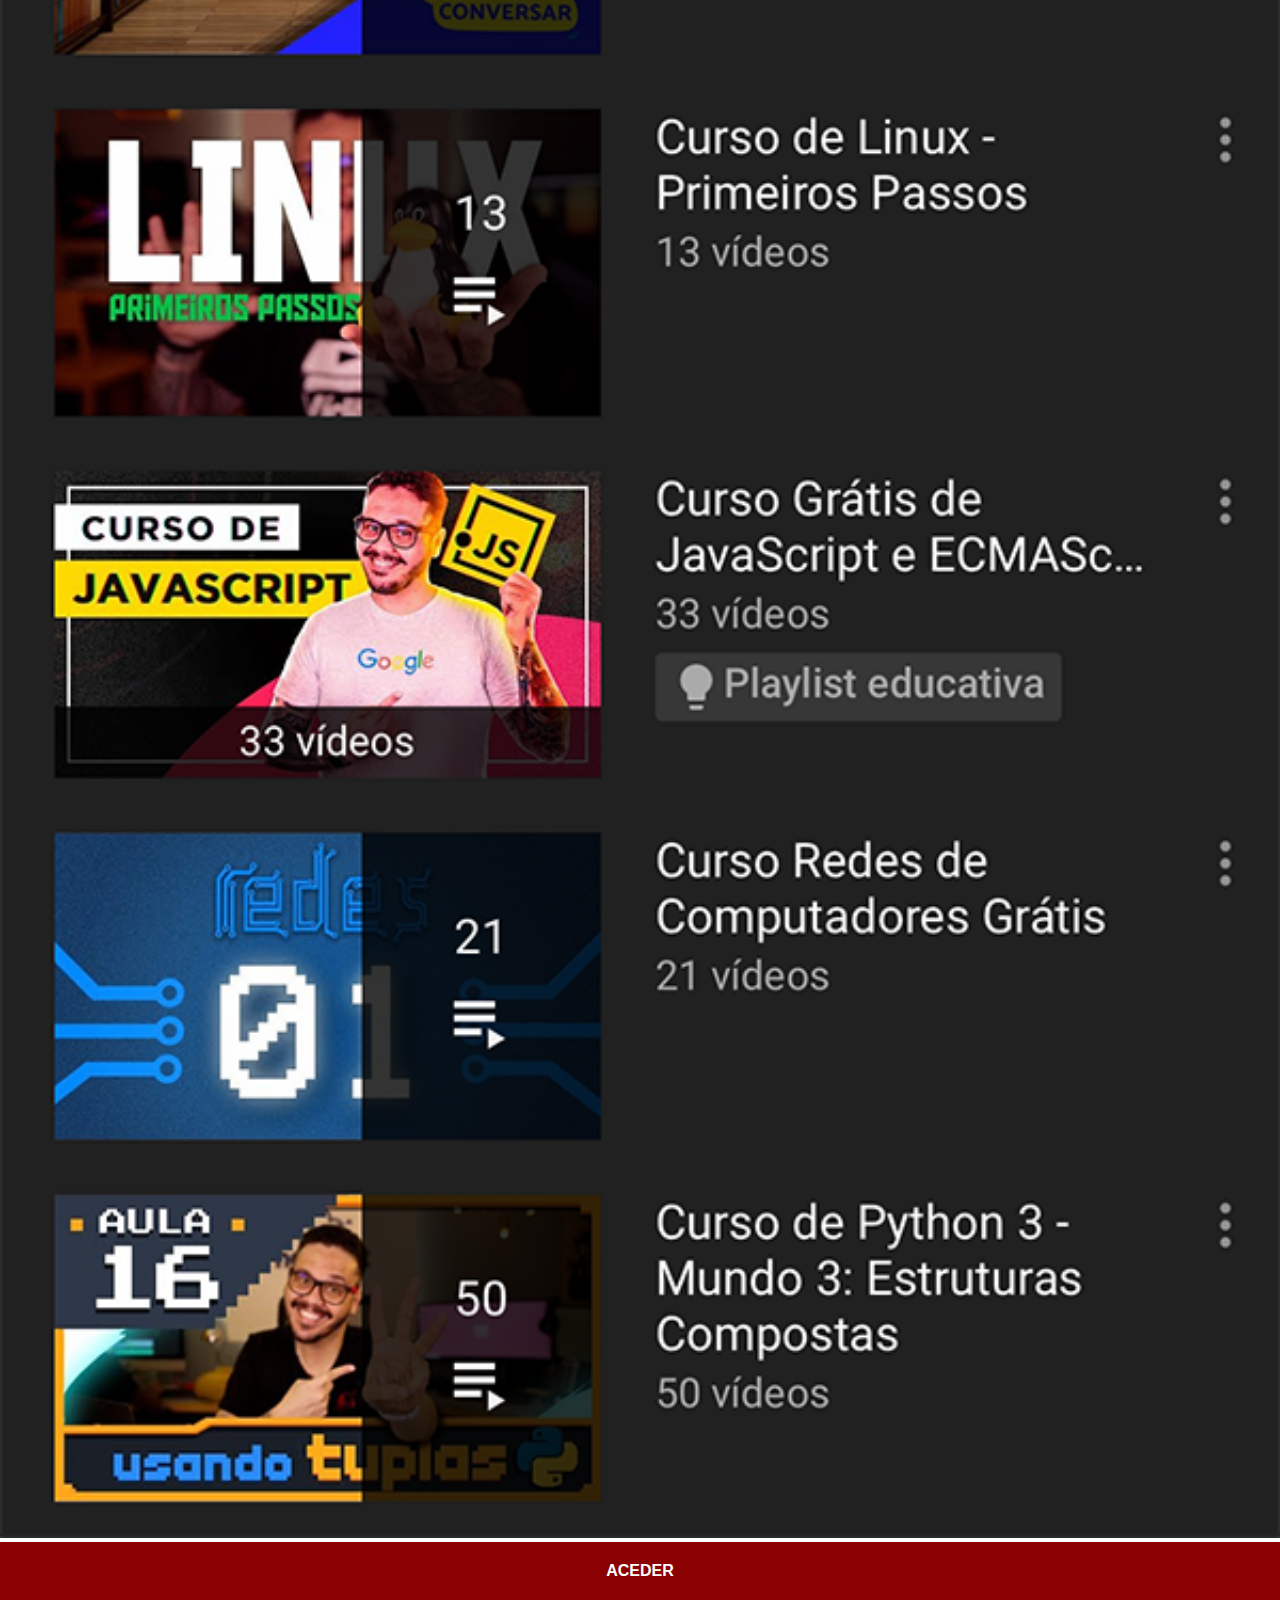
<file: youtube.html>
<!DOCTYPE html>
<html lang="pt">
<head>
    <meta charset="UTF-8">
    <meta name="viewport" content="width=device-width, initial-scale=1.0">
    <title>Youtube</title>
    <link rel="stylesheet" href="styles/style_botoes.css">
</head>
<body>
    <img src="imagens/tela-youtube.png" alt="Youtube">
    <a href="https://www.youtube.com/c/CursoemV%C3%ADdeo" target="_blank">ACEDER</a>
    
</body>
</html>
</file>
<file: styles/style.css>
@charset "UTF-8";

* {
    margin: 0px;
    padding: 0px;
    font-family: Arial, Helvetica, sans-serif;
}

html, body {
    height: 100vh;
    width: 100vw;
    background-color: black;
}

body {
    background: url(../imagens/fundo-madeira.jpg);
    background-repeat: no-repeat;
    top: 50%;
    background-position: center;
    background-size: cover;
    background-attachment: fixed;
}

main {
    height: 100vh;
    position: relative;
}

section#telefone {
    position: absolute;
    left: 50%;
    top: 50%;
    transform: translate(-50%, -50%);
    height: 627px;
    width: 311px;
    background-image: url(../imagens/frame-iphone.png);
    background-repeat: no-repeat;

}

iframe#tela {
    position: relative;
    top: 80px;
    left: 22px;
    width: 267px;
    height: 471px;
}

section#redes-sociais {
    position: absolute;
    right: 0;
    top: 50%;
    transform: translate(0, -50%);
}

section#redes-sociais > a > img {

    width: 50px;
    height: 50px;
    margin: 10px;
    border-radius: 50%;
    box-shadow: 2px 2px 5px rgba(0, 0, 0, 0.345);
    box-sizing: border-box;

}

section#redes-sociais > a > img:hover {
    border: 2px solid rgba(255, 255, 255, 0.527);
    transform: translate(-8px);
    box-shadow: 5px 5px 10px rgba(0, 0, 0, 0.667);
    transition: transform 0.3s;
}
</file>
<file: styles/style_botoes.css>
@charset "UTF-8";

* {
    margin: 0px;
    border: 0px;
    font-family: Arial, Helvetica, sans-serif;
}

::-webkit-scrollbar {
    width: 0px;
    height: 0px;
}

img {
    width: 100vw;

}

a {
    display: block;
    background-color: darkred;
    padding: 20px;
    text-align: center;
    font-weight: bolder;
    text-decoration: none;
    color: white;
    margin-top: 0px;

}
a:hover {
    background-color: red;
}
</file>
